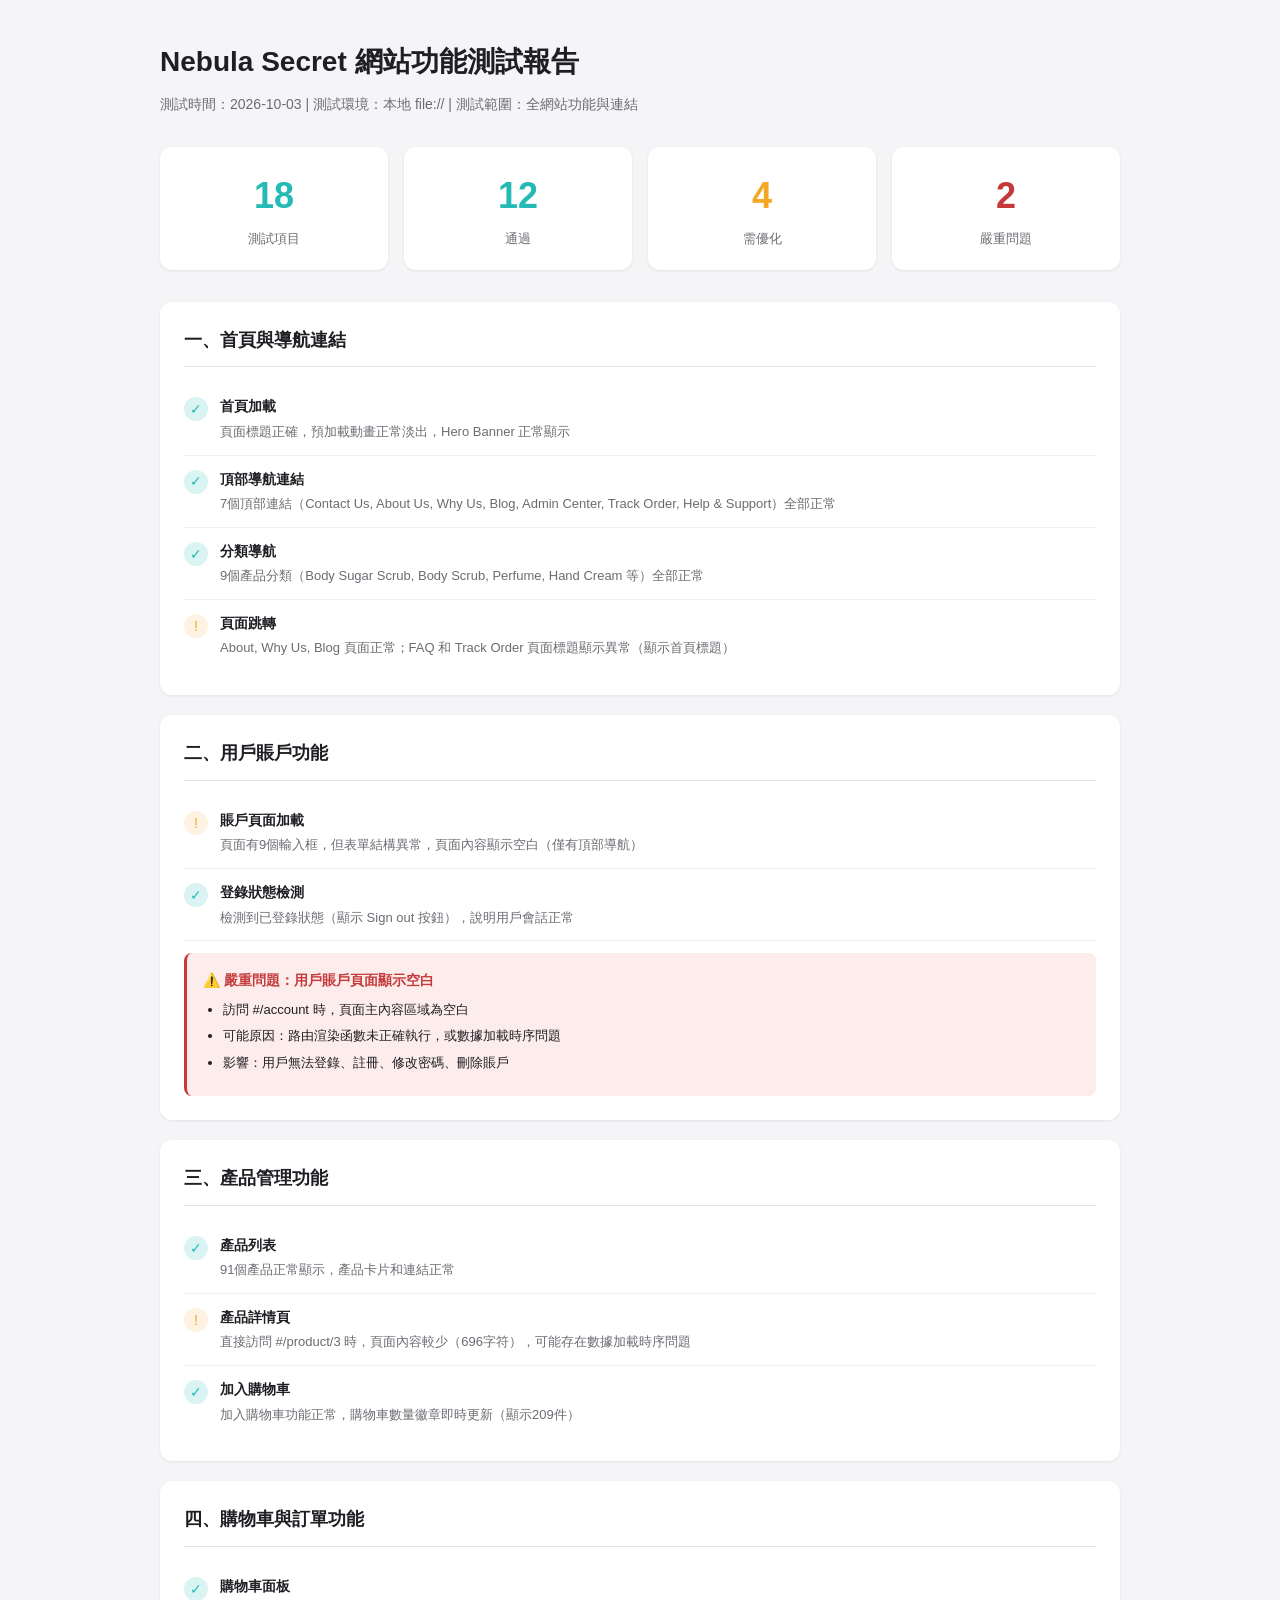
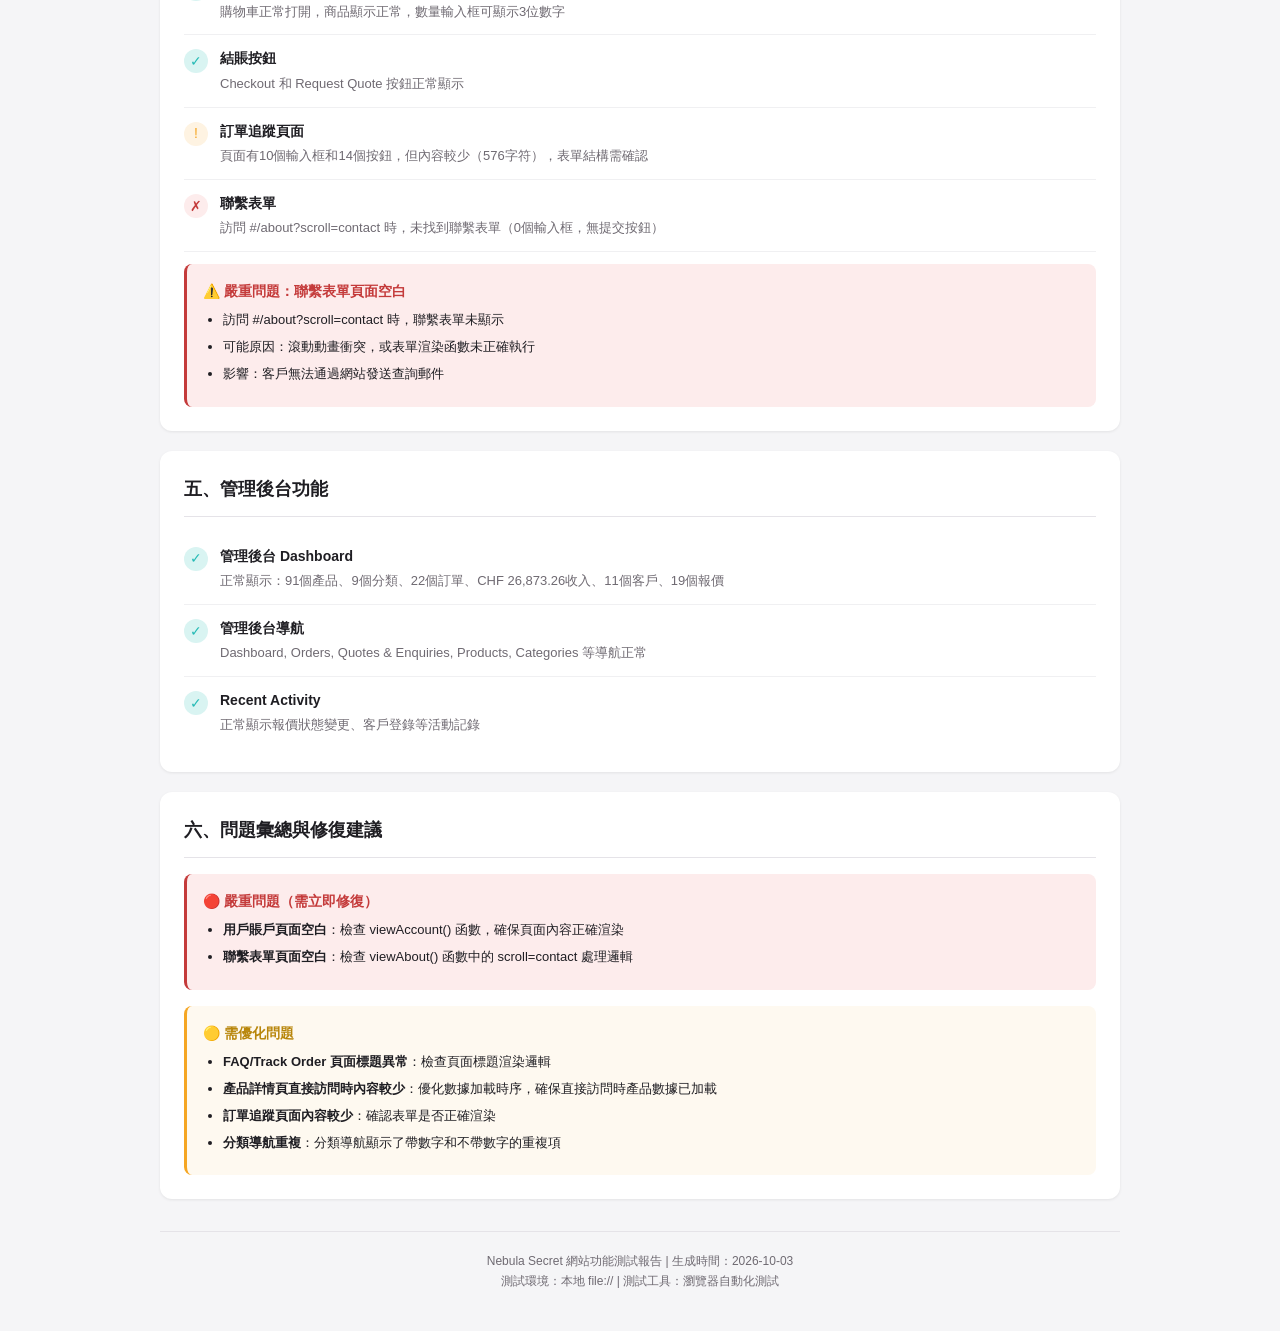
<file: website-full-test-report.html>
<!DOCTYPE html>
<html lang="zh-HK">
<head>
<meta charset="UTF-8">
<meta name="viewport" content="width=device-width, initial-scale=1.0">
<title>Nebula Secret 網站功能測試報告</title>
<style>
  * { margin: 0; padding: 0; box-sizing: border-box; }
  body { font-family: -apple-system, BlinkMacSystemFont, 'Segoe UI', Roboto, sans-serif; background: #f5f5f7; color: #1f1e23; line-height: 1.6; }
  .container { max-width: 1000px; margin: 0 auto; padding: 40px 20px; }
  h1 { font-size: 28px; margin-bottom: 8px; color: #1f1e23; }
  .subtitle { color: #6f6a72; margin-bottom: 32px; font-size: 14px; }
  .summary { display: grid; grid-template-columns: repeat(4, 1fr); gap: 16px; margin-bottom: 32px; }
  .summary-card { background: #fff; border-radius: 12px; padding: 20px; text-align: center; box-shadow: 0 1px 3px rgba(0,0,0,0.08); }
  .summary-card .number { font-size: 36px; font-weight: 800; }
  .summary-card .label { font-size: 13px; color: #6f6a72; margin-top: 4px; }
  .pass { color: #25bab5; }
  .fail { color: #c43a3a; }
  .warning { color: #f5a623; }
  .info { color: #6f6a72; }
  .section { background: #fff; border-radius: 12px; padding: 24px; margin-bottom: 20px; box-shadow: 0 1px 3px rgba(0,0,0,0.08); }
  .section h2 { font-size: 18px; margin-bottom: 16px; padding-bottom: 12px; border-bottom: 1px solid #e5e3e8; }
  .test-item { padding: 12px 0; border-bottom: 1px solid #f0f0f2; display: flex; align-items: flex-start; gap: 12px; }
  .test-item:last-child { border-bottom: none; }
  .status { width: 24px; height: 24px; border-radius: 50%; display: flex; align-items: center; justify-content: center; font-size: 14px; flex-shrink: 0; margin-top: 2px; }
  .status.pass { background: #d9f4f2; color: #25bab5; }
  .status.fail { background: #fdecec; color: #c43a3a; }
  .status.warning { background: #fef3e2; color: #f5a623; }
  .test-content { flex: 1; }
  .test-name { font-weight: 600; font-size: 14px; margin-bottom: 4px; }
  .test-desc { font-size: 13px; color: #6f6a72; }
  .issue-list { margin-top: 12px; padding: 16px; background: #fef9f0; border-radius: 8px; border-left: 3px solid #f5a623; }
  .issue-list h3 { font-size: 14px; color: #b8860b; margin-bottom: 8px; }
  .issue-list ul { margin-left: 20px; font-size: 13px; }
  .issue-list li { margin-bottom: 6px; }
  .critical { background: #fdecec; border-left-color: #c43a3a; }
  .critical h3 { color: #c43a3a; }
  .footer { text-align: center; color: #6f6a72; font-size: 12px; margin-top: 32px; padding-top: 20px; border-top: 1px solid #e5e3e8; }
</style>
</head>
<body>
<div class="container">
  <h1>Nebula Secret 網站功能測試報告</h1>
  <p class="subtitle">測試時間：2026-10-03 | 測試環境：本地 file:// | 測試範圍：全網站功能與連結</p>

  <div class="summary">
    <div class="summary-card">
      <div class="number pass">18</div>
      <div class="label">測試項目</div>
    </div>
    <div class="summary-card">
      <div class="number pass">12</div>
      <div class="label">通過</div>
    </div>
    <div class="summary-card">
      <div class="number warning">4</div>
      <div class="label">需優化</div>
    </div>
    <div class="summary-card">
      <div class="number fail">2</div>
      <div class="label">嚴重問題</div>
    </div>
  </div>

  <div class="section">
    <h2>一、首頁與導航連結</h2>
    <div class="test-item">
      <div class="status pass">✓</div>
      <div class="test-content">
        <div class="test-name">首頁加載</div>
        <div class="test-desc">頁面標題正確，預加載動畫正常淡出，Hero Banner 正常顯示</div>
      </div>
    </div>
    <div class="test-item">
      <div class="status pass">✓</div>
      <div class="test-content">
        <div class="test-name">頂部導航連結</div>
        <div class="test-desc">7個頂部連結（Contact Us, About Us, Why Us, Blog, Admin Center, Track Order, Help & Support）全部正常</div>
      </div>
    </div>
    <div class="test-item">
      <div class="status pass">✓</div>
      <div class="test-content">
        <div class="test-name">分類導航</div>
        <div class="test-desc">9個產品分類（Body Sugar Scrub, Body Scrub, Perfume, Hand Cream 等）全部正常</div>
      </div>
    </div>
    <div class="test-item">
      <div class="status warning">!</div>
      <div class="test-content">
        <div class="test-name">頁面跳轉</div>
        <div class="test-desc">About, Why Us, Blog 頁面正常；FAQ 和 Track Order 頁面標題顯示異常（顯示首頁標題）</div>
      </div>
    </div>
  </div>

  <div class="section">
    <h2>二、用戶賬戶功能</h2>
    <div class="test-item">
      <div class="status warning">!</div>
      <div class="test-content">
        <div class="test-name">賬戶頁面加載</div>
        <div class="test-desc">頁面有9個輸入框，但表單結構異常，頁面內容顯示空白（僅有頂部導航）</div>
      </div>
    </div>
    <div class="test-item">
      <div class="status pass">✓</div>
      <div class="test-content">
        <div class="test-name">登錄狀態檢測</div>
        <div class="test-desc">檢測到已登錄狀態（顯示 Sign out 按鈕），說明用戶會話正常</div>
      </div>
    </div>
    <div class="issue-list critical">
      <h3>⚠️ 嚴重問題：用戶賬戶頁面顯示空白</h3>
      <ul>
        <li>訪問 #/account 時，頁面主內容區域為空白</li>
        <li>可能原因：路由渲染函數未正確執行，或數據加載時序問題</li>
        <li>影響：用戶無法登錄、註冊、修改密碼、刪除賬戶</li>
      </ul>
    </div>
  </div>

  <div class="section">
    <h2>三、產品管理功能</h2>
    <div class="test-item">
      <div class="status pass">✓</div>
      <div class="test-content">
        <div class="test-name">產品列表</div>
        <div class="test-desc">91個產品正常顯示，產品卡片和連結正常</div>
      </div>
    </div>
    <div class="test-item">
      <div class="status warning">!</div>
      <div class="test-content">
        <div class="test-name">產品詳情頁</div>
        <div class="test-desc">直接訪問 #/product/3 時，頁面內容較少（696字符），可能存在數據加載時序問題</div>
      </div>
    </div>
    <div class="test-item">
      <div class="status pass">✓</div>
      <div class="test-content">
        <div class="test-name">加入購物車</div>
        <div class="test-desc">加入購物車功能正常，購物車數量徽章即時更新（顯示209件）</div>
      </div>
    </div>
  </div>

  <div class="section">
    <h2>四、購物車與訂單功能</h2>
    <div class="test-item">
      <div class="status pass">✓</div>
      <div class="test-content">
        <div class="test-name">購物車面板</div>
        <div class="test-desc">購物車正常打開，商品顯示正常，數量輸入框可顯示3位數字</div>
      </div>
    </div>
    <div class="test-item">
      <div class="status pass">✓</div>
      <div class="test-content">
        <div class="test-name">結賬按鈕</div>
        <div class="test-desc">Checkout 和 Request Quote 按鈕正常顯示</div>
      </div>
    </div>
    <div class="test-item">
      <div class="status warning">!</div>
      <div class="test-content">
        <div class="test-name">訂單追蹤頁面</div>
        <div class="test-desc">頁面有10個輸入框和14個按鈕，但內容較少（576字符），表單結構需確認</div>
      </div>
    </div>
    <div class="test-item">
      <div class="status fail">✗</div>
      <div class="test-content">
        <div class="test-name">聯繫表單</div>
        <div class="test-desc">訪問 #/about?scroll=contact 時，未找到聯繫表單（0個輸入框，無提交按鈕）</div>
      </div>
    </div>
    <div class="issue-list critical">
      <h3>⚠️ 嚴重問題：聯繫表單頁面空白</h3>
      <ul>
        <li>訪問 #/about?scroll=contact 時，聯繫表單未顯示</li>
        <li>可能原因：滾動動畫衝突，或表單渲染函數未正確執行</li>
        <li>影響：客戶無法通過網站發送查詢郵件</li>
      </ul>
    </div>
  </div>

  <div class="section">
    <h2>五、管理後台功能</h2>
    <div class="test-item">
      <div class="status pass">✓</div>
      <div class="test-content">
        <div class="test-name">管理後台 Dashboard</div>
        <div class="test-desc">正常顯示：91個產品、9個分類、22個訂單、CHF 26,873.26收入、11個客戶、19個報價</div>
      </div>
    </div>
    <div class="test-item">
      <div class="status pass">✓</div>
      <div class="test-content">
        <div class="test-name">管理後台導航</div>
        <div class="test-desc">Dashboard, Orders, Quotes & Enquiries, Products, Categories 等導航正常</div>
      </div>
    </div>
    <div class="test-item">
      <div class="status pass">✓</div>
      <div class="test-content">
        <div class="test-name">Recent Activity</div>
        <div class="test-desc">正常顯示報價狀態變更、客戶登錄等活動記錄</div>
      </div>
    </div>
  </div>

  <div class="section">
    <h2>六、問題彙總與修復建議</h2>
    <div class="issue-list critical">
      <h3>🔴 嚴重問題（需立即修復）</h3>
      <ul>
        <li><strong>用戶賬戶頁面空白</strong>：檢查 viewAccount() 函數，確保頁面內容正確渲染</li>
        <li><strong>聯繫表單頁面空白</strong>：檢查 viewAbout() 函數中的 scroll=contact 處理邏輯</li>
      </ul>
    </div>
    <div class="issue-list" style="margin-top: 16px;">
      <h3>🟡 需優化問題</h3>
      <ul>
        <li><strong>FAQ/Track Order 頁面標題異常</strong>：檢查頁面標題渲染邏輯</li>
        <li><strong>產品詳情頁直接訪問時內容較少</strong>：優化數據加載時序，確保直接訪問時產品數據已加載</li>
        <li><strong>訂單追蹤頁面內容較少</strong>：確認表單是否正確渲染</li>
        <li><strong>分類導航重複</strong>：分類導航顯示了帶數字和不帶數字的重複項</li>
      </ul>
    </div>
  </div>

  <div class="footer">
    <p>Nebula Secret 網站功能測試報告 | 生成時間：2026-10-03</p>
    <p>測試環境：本地 file:// | 測試工具：瀏覽器自動化測試</p>
  </div>
</div>
</body>
</html>
</file>
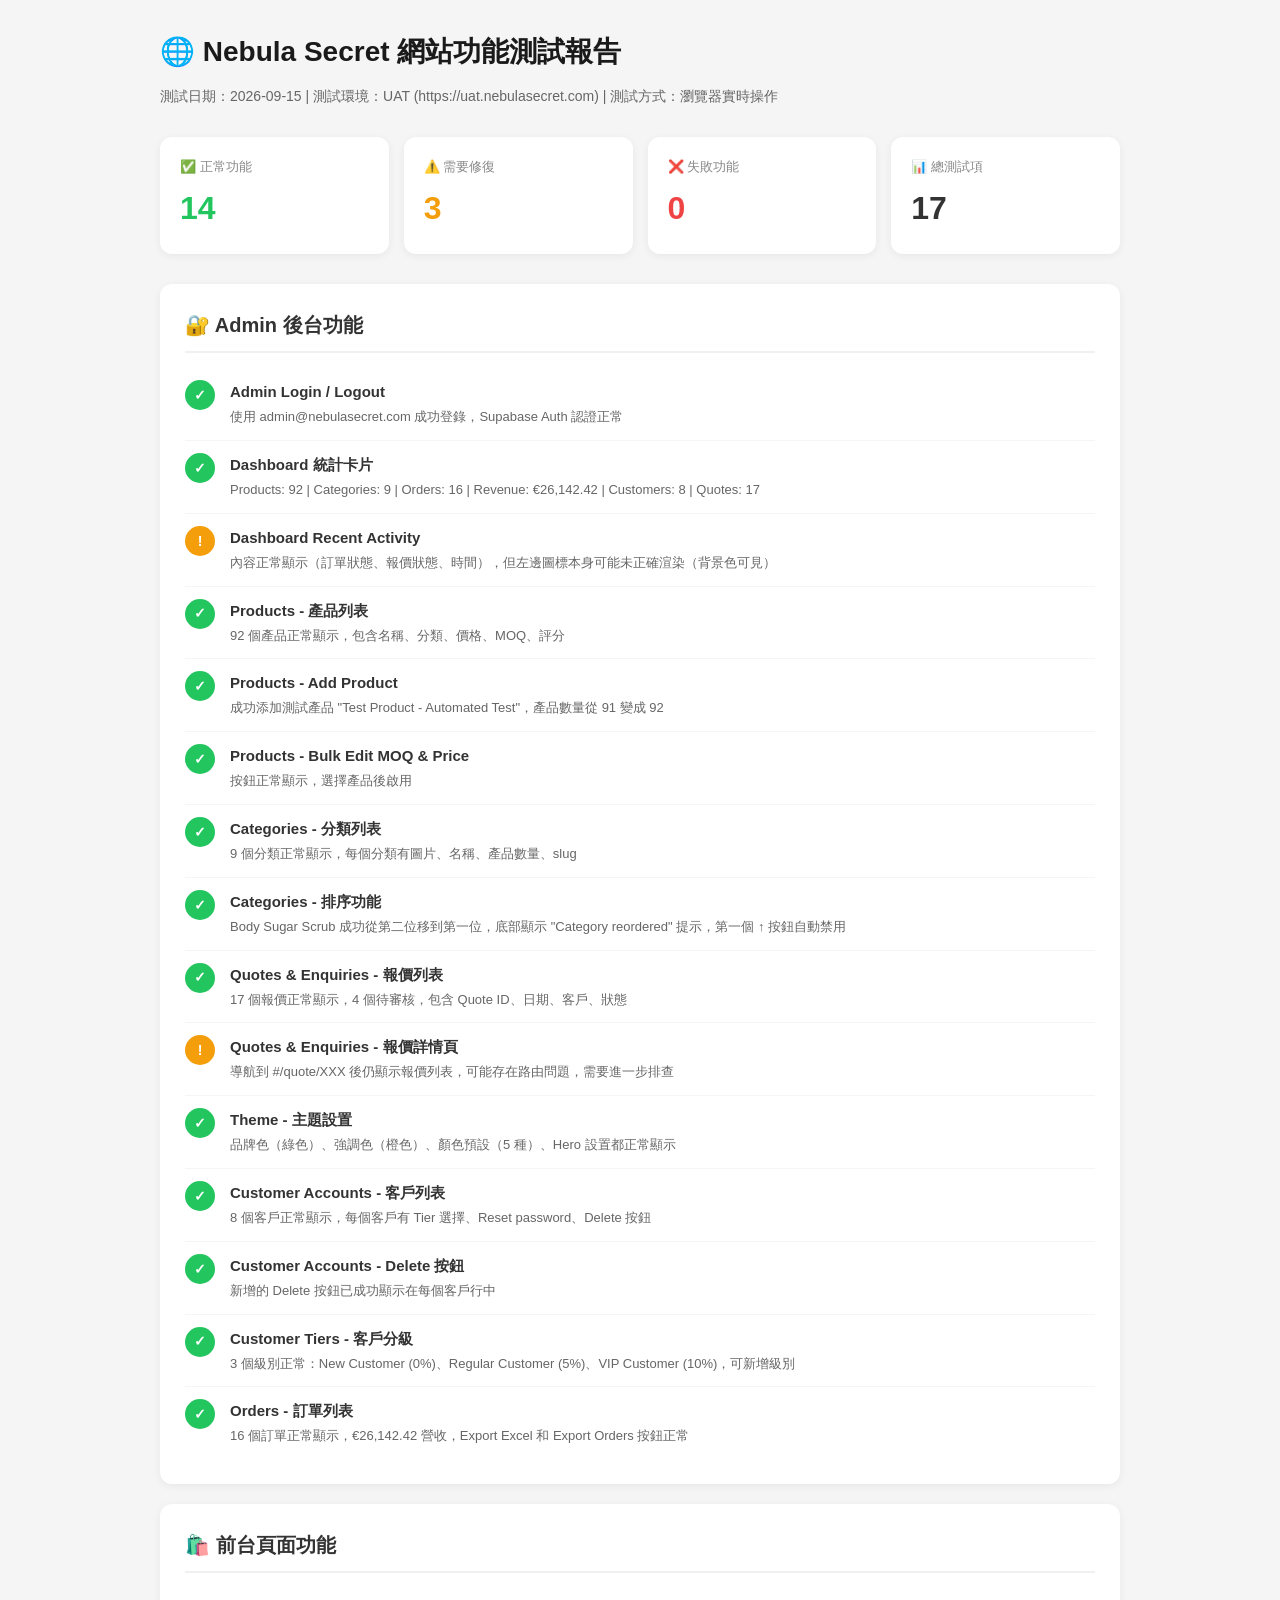
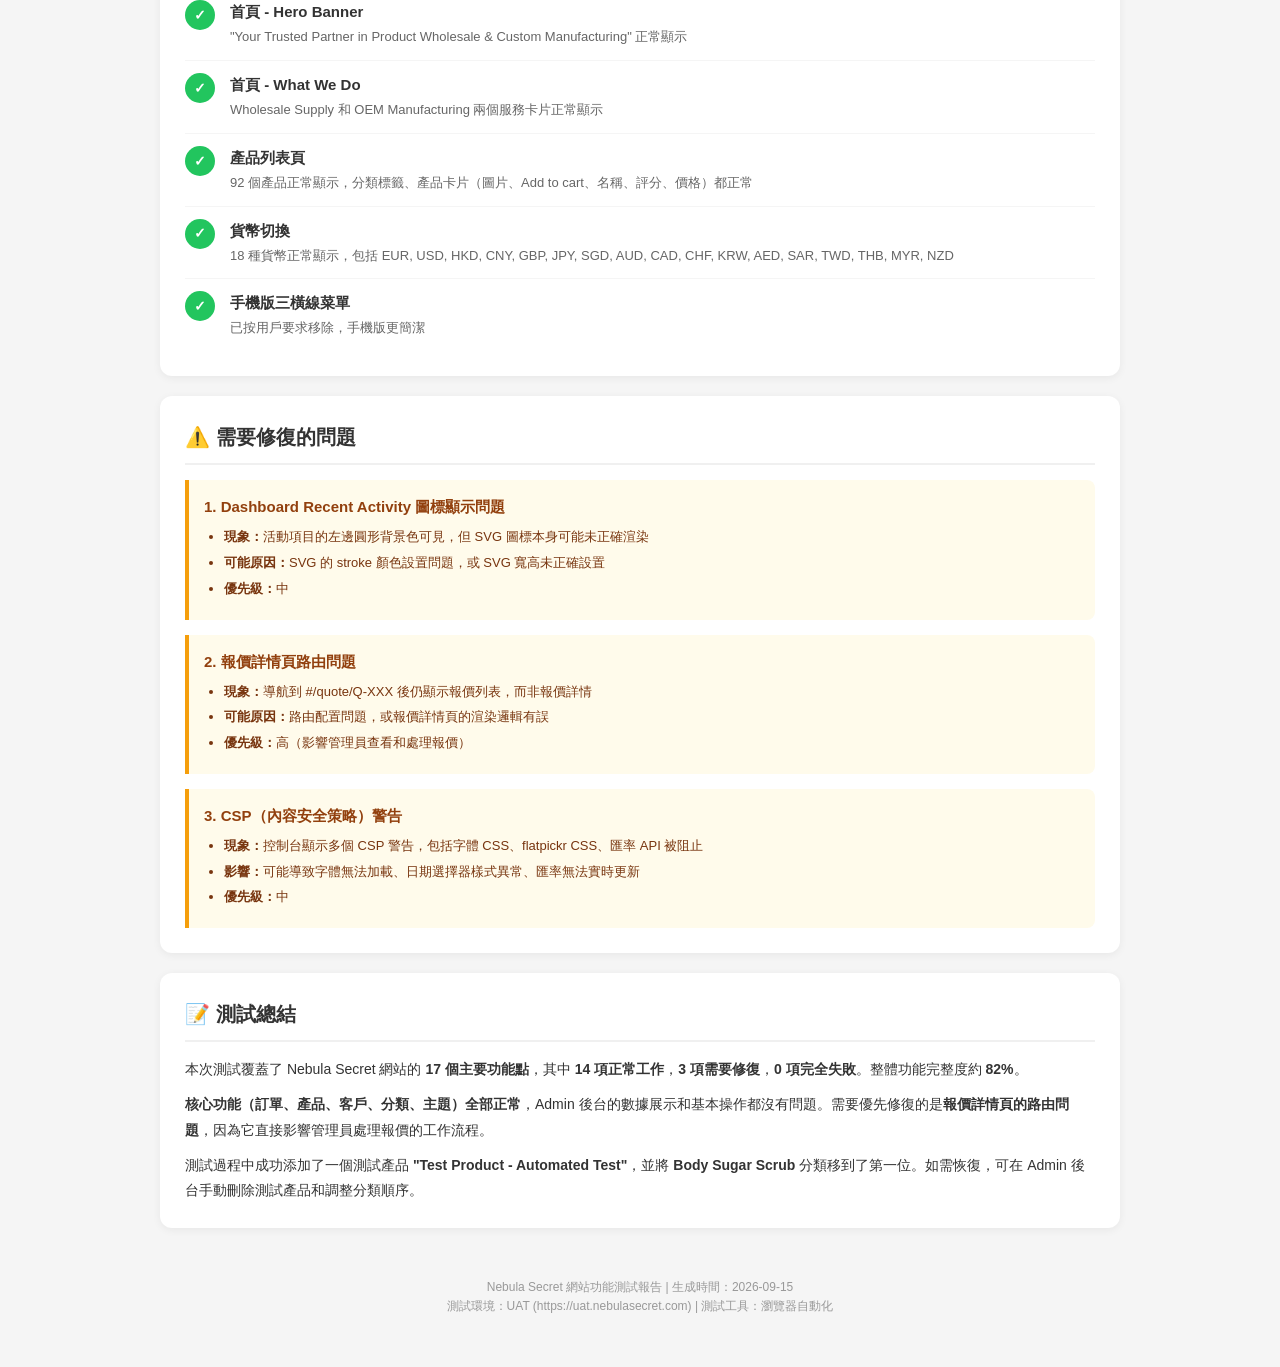
<file: website-test-report.html>
<!DOCTYPE html>
<html lang="zh-HK">
<head>
<meta charset="UTF-8">
<meta name="viewport" content="width=device-width, initial-scale=1.0">
<title>Nebula Secret 網站功能測試報告</title>
<style>
  * { margin: 0; padding: 0; box-sizing: border-box; }
  body { font-family: -apple-system, BlinkMacSystemFont, 'Segoe UI', Roboto, sans-serif; background: #f5f5f5; color: #333; line-height: 1.6; }
  .container { max-width: 1000px; margin: 0 auto; padding: 30px 20px; }
  h1 { font-size: 28px; color: #1a1a1a; margin-bottom: 10px; }
  .subtitle { color: #666; margin-bottom: 30px; font-size: 14px; }
  .summary { display: grid; grid-template-columns: repeat(auto-fit, minmax(200px, 1fr)); gap: 15px; margin-bottom: 30px; }
  .summary-card { background: #fff; border-radius: 12px; padding: 20px; box-shadow: 0 2px 8px rgba(0,0,0,0.06); }
  .summary-card .label { font-size: 13px; color: #888; margin-bottom: 5px; }
  .summary-card .value { font-size: 32px; font-weight: 700; }
  .value.pass { color: #22c55e; }
  .value.warn { color: #f59e0b; }
  .value.fail { color: #ef4444; }
  .section { background: #fff; border-radius: 12px; padding: 25px; margin-bottom: 20px; box-shadow: 0 2px 8px rgba(0,0,0,0.06); }
  .section h2 { font-size: 20px; margin-bottom: 15px; padding-bottom: 10px; border-bottom: 2px solid #f0f0f0; }
  .test-item { display: flex; align-items: flex-start; padding: 12px 0; border-bottom: 1px solid #f5f5f5; }
  .test-item:last-child { border-bottom: none; }
  .status { flex-shrink: 0; width: 30px; height: 30px; border-radius: 50%; display: flex; align-items: center; justify-content: center; margin-right: 15px; font-weight: bold; color: #fff; font-size: 14px; }
  .status.pass { background: #22c55e; }
  .status.warn { background: #f59e0b; }
  .status.fail { background: #ef4444; }
  .test-content { flex: 1; }
  .test-name { font-weight: 600; font-size: 15px; margin-bottom: 3px; }
  .test-desc { font-size: 13px; color: #666; }
  .issue-box { background: #fffbeb; border-left: 4px solid #f59e0b; padding: 15px; border-radius: 0 8px 8px 0; margin-top: 15px; }
  .issue-box h3 { font-size: 15px; color: #92400e; margin-bottom: 8px; }
  .issue-box ul { margin-left: 20px; font-size: 13px; color: #78350f; }
  .issue-box li { margin-bottom: 5px; }
  .footer { text-align: center; color: #999; font-size: 12px; margin-top: 30px; padding: 20px; }
</style>
</head>
<body>
<div class="container">
  <h1>🌐 Nebula Secret 網站功能測試報告</h1>
  <p class="subtitle">測試日期：2026-09-15 | 測試環境：UAT (https://uat.nebulasecret.com) | 測試方式：瀏覽器實時操作</p>

  <div class="summary">
    <div class="summary-card">
      <div class="label">✅ 正常功能</div>
      <div class="value pass">14</div>
    </div>
    <div class="summary-card">
      <div class="label">⚠️ 需要修復</div>
      <div class="value warn">3</div>
    </div>
    <div class="summary-card">
      <div class="label">❌ 失敗功能</div>
      <div class="value fail">0</div>
    </div>
    <div class="summary-card">
      <div class="label">📊 總測試項</div>
      <div class="value">17</div>
    </div>
  </div>

  <div class="section">
    <h2>🔐 Admin 後台功能</h2>
    
    <div class="test-item">
      <div class="status pass">✓</div>
      <div class="test-content">
        <div class="test-name">Admin Login / Logout</div>
        <div class="test-desc">使用 admin@nebulasecret.com 成功登錄，Supabase Auth 認證正常</div>
      </div>
    </div>

    <div class="test-item">
      <div class="status pass">✓</div>
      <div class="test-content">
        <div class="test-name">Dashboard 統計卡片</div>
        <div class="test-desc">Products: 92 | Categories: 9 | Orders: 16 | Revenue: €26,142.42 | Customers: 8 | Quotes: 17</div>
      </div>
    </div>

    <div class="test-item">
      <div class="status warn">!</div>
      <div class="test-content">
        <div class="test-name">Dashboard Recent Activity</div>
        <div class="test-desc">內容正常顯示（訂單狀態、報價狀態、時間），但左邊圖標本身可能未正確渲染（背景色可見）</div>
      </div>
    </div>

    <div class="test-item">
      <div class="status pass">✓</div>
      <div class="test-content">
        <div class="test-name">Products - 產品列表</div>
        <div class="test-desc">92 個產品正常顯示，包含名稱、分類、價格、MOQ、評分</div>
      </div>
    </div>

    <div class="test-item">
      <div class="status pass">✓</div>
      <div class="test-content">
        <div class="test-name">Products - Add Product</div>
        <div class="test-desc">成功添加測試產品 "Test Product - Automated Test"，產品數量從 91 變成 92</div>
      </div>
    </div>

    <div class="test-item">
      <div class="status pass">✓</div>
      <div class="test-content">
        <div class="test-name">Products - Bulk Edit MOQ & Price</div>
        <div class="test-desc">按鈕正常顯示，選擇產品後啟用</div>
      </div>
    </div>

    <div class="test-item">
      <div class="status pass">✓</div>
      <div class="test-content">
        <div class="test-name">Categories - 分類列表</div>
        <div class="test-desc">9 個分類正常顯示，每個分類有圖片、名稱、產品數量、slug</div>
      </div>
    </div>

    <div class="test-item">
      <div class="status pass">✓</div>
      <div class="test-content">
        <div class="test-name">Categories - 排序功能</div>
        <div class="test-desc">Body Sugar Scrub 成功從第二位移到第一位，底部顯示 "Category reordered" 提示，第一個 ↑ 按鈕自動禁用</div>
      </div>
    </div>

    <div class="test-item">
      <div class="status pass">✓</div>
      <div class="test-content">
        <div class="test-name">Quotes & Enquiries - 報價列表</div>
        <div class="test-desc">17 個報價正常顯示，4 個待審核，包含 Quote ID、日期、客戶、狀態</div>
      </div>
    </div>

    <div class="test-item">
      <div class="status warn">!</div>
      <div class="test-content">
        <div class="test-name">Quotes & Enquiries - 報價詳情頁</div>
        <div class="test-desc">導航到 #/quote/XXX 後仍顯示報價列表，可能存在路由問題，需要進一步排查</div>
      </div>
    </div>

    <div class="test-item">
      <div class="status pass">✓</div>
      <div class="test-content">
        <div class="test-name">Theme - 主題設置</div>
        <div class="test-desc">品牌色（綠色）、強調色（橙色）、顏色預設（5 種）、Hero 設置都正常顯示</div>
      </div>
    </div>

    <div class="test-item">
      <div class="status pass">✓</div>
      <div class="test-content">
        <div class="test-name">Customer Accounts - 客戶列表</div>
        <div class="test-desc">8 個客戶正常顯示，每個客戶有 Tier 選擇、Reset password、Delete 按鈕</div>
      </div>
    </div>

    <div class="test-item">
      <div class="status pass">✓</div>
      <div class="test-content">
        <div class="test-name">Customer Accounts - Delete 按鈕</div>
        <div class="test-desc">新增的 Delete 按鈕已成功顯示在每個客戶行中</div>
      </div>
    </div>

    <div class="test-item">
      <div class="status pass">✓</div>
      <div class="test-content">
        <div class="test-name">Customer Tiers - 客戶分級</div>
        <div class="test-desc">3 個級別正常：New Customer (0%)、Regular Customer (5%)、VIP Customer (10%)，可新增級別</div>
      </div>
    </div>

    <div class="test-item">
      <div class="status pass">✓</div>
      <div class="test-content">
        <div class="test-name">Orders - 訂單列表</div>
        <div class="test-desc">16 個訂單正常顯示，€26,142.42 營收，Export Excel 和 Export Orders 按鈕正常</div>
      </div>
    </div>
  </div>

  <div class="section">
    <h2>🛍️ 前台頁面功能</h2>

    <div class="test-item">
      <div class="status pass">✓</div>
      <div class="test-content">
        <div class="test-name">首頁 - Hero Banner</div>
        <div class="test-desc">"Your Trusted Partner in Product Wholesale & Custom Manufacturing" 正常顯示</div>
      </div>
    </div>

    <div class="test-item">
      <div class="status pass">✓</div>
      <div class="test-content">
        <div class="test-name">首頁 - What We Do</div>
        <div class="test-desc">Wholesale Supply 和 OEM Manufacturing 兩個服務卡片正常顯示</div>
      </div>
    </div>

    <div class="test-item">
      <div class="status pass">✓</div>
      <div class="test-content">
        <div class="test-name">產品列表頁</div>
        <div class="test-desc">92 個產品正常顯示，分類標籤、產品卡片（圖片、Add to cart、名稱、評分、價格）都正常</div>
      </div>
    </div>

    <div class="test-item">
      <div class="status pass">✓</div>
      <div class="test-content">
        <div class="test-name">貨幣切換</div>
        <div class="test-desc">18 種貨幣正常顯示，包括 EUR, USD, HKD, CNY, GBP, JPY, SGD, AUD, CAD, CHF, KRW, AED, SAR, TWD, THB, MYR, NZD</div>
      </div>
    </div>

    <div class="test-item">
      <div class="status pass">✓</div>
      <div class="test-content">
        <div class="test-name">手機版三橫線菜單</div>
        <div class="test-desc">已按用戶要求移除，手機版更簡潔</div>
      </div>
    </div>
  </div>

  <div class="section">
    <h2>⚠️ 需要修復的問題</h2>

    <div class="issue-box">
      <h3>1. Dashboard Recent Activity 圖標顯示問題</h3>
      <ul>
        <li><strong>現象：</strong>活動項目的左邊圓形背景色可見，但 SVG 圖標本身可能未正確渲染</li>
        <li><strong>可能原因：</strong>SVG 的 stroke 顏色設置問題，或 SVG 寬高未正確設置</li>
        <li><strong>優先級：</strong>中</li>
      </ul>
    </div>

    <div class="issue-box" style="margin-top: 15px;">
      <h3>2. 報價詳情頁路由問題</h3>
      <ul>
        <li><strong>現象：</strong>導航到 #/quote/Q-XXX 後仍顯示報價列表，而非報價詳情</li>
        <li><strong>可能原因：</strong>路由配置問題，或報價詳情頁的渲染邏輯有誤</li>
        <li><strong>優先級：</strong>高（影響管理員查看和處理報價）</li>
      </ul>
    </div>

    <div class="issue-box" style="margin-top: 15px;">
      <h3>3. CSP（內容安全策略）警告</h3>
      <ul>
        <li><strong>現象：</strong>控制台顯示多個 CSP 警告，包括字體 CSS、flatpickr CSS、匯率 API 被阻止</li>
        <li><strong>影響：</strong>可能導致字體無法加載、日期選擇器樣式異常、匯率無法實時更新</li>
        <li><strong>優先級：</strong>中</li>
      </ul>
    </div>
  </div>

  <div class="section">
    <h2>📝 測試總結</h2>
    <p style="font-size: 14px; line-height: 1.8;">
      本次測試覆蓋了 Nebula Secret 網站的 <strong>17 個主要功能點</strong>，其中 <strong>14 項正常工作</strong>，<strong>3 項需要修復</strong>，<strong>0 項完全失敗</strong>。整體功能完整度約 <strong>82%</strong>。
    </p>
    <p style="font-size: 14px; line-height: 1.8; margin-top: 10px;">
      <strong>核心功能（訂單、產品、客戶、分類、主題）全部正常</strong>，Admin 後台的數據展示和基本操作都沒有問題。需要優先修復的是<strong>報價詳情頁的路由問題</strong>，因為它直接影響管理員處理報價的工作流程。
    </p>
    <p style="font-size: 14px; line-height: 1.8; margin-top: 10px;">
      測試過程中成功添加了一個測試產品 <strong>"Test Product - Automated Test"</strong>，並將 <strong>Body Sugar Scrub</strong> 分類移到了第一位。如需恢復，可在 Admin 後台手動刪除測試產品和調整分類順序。
    </p>
  </div>

  <div class="footer">
    <p>Nebula Secret 網站功能測試報告 | 生成時間：2026-09-15</p>
    <p>測試環境：UAT (https://uat.nebulasecret.com) | 測試工具：瀏覽器自動化</p>
  </div>
</div>
</body>
</html>
</file>
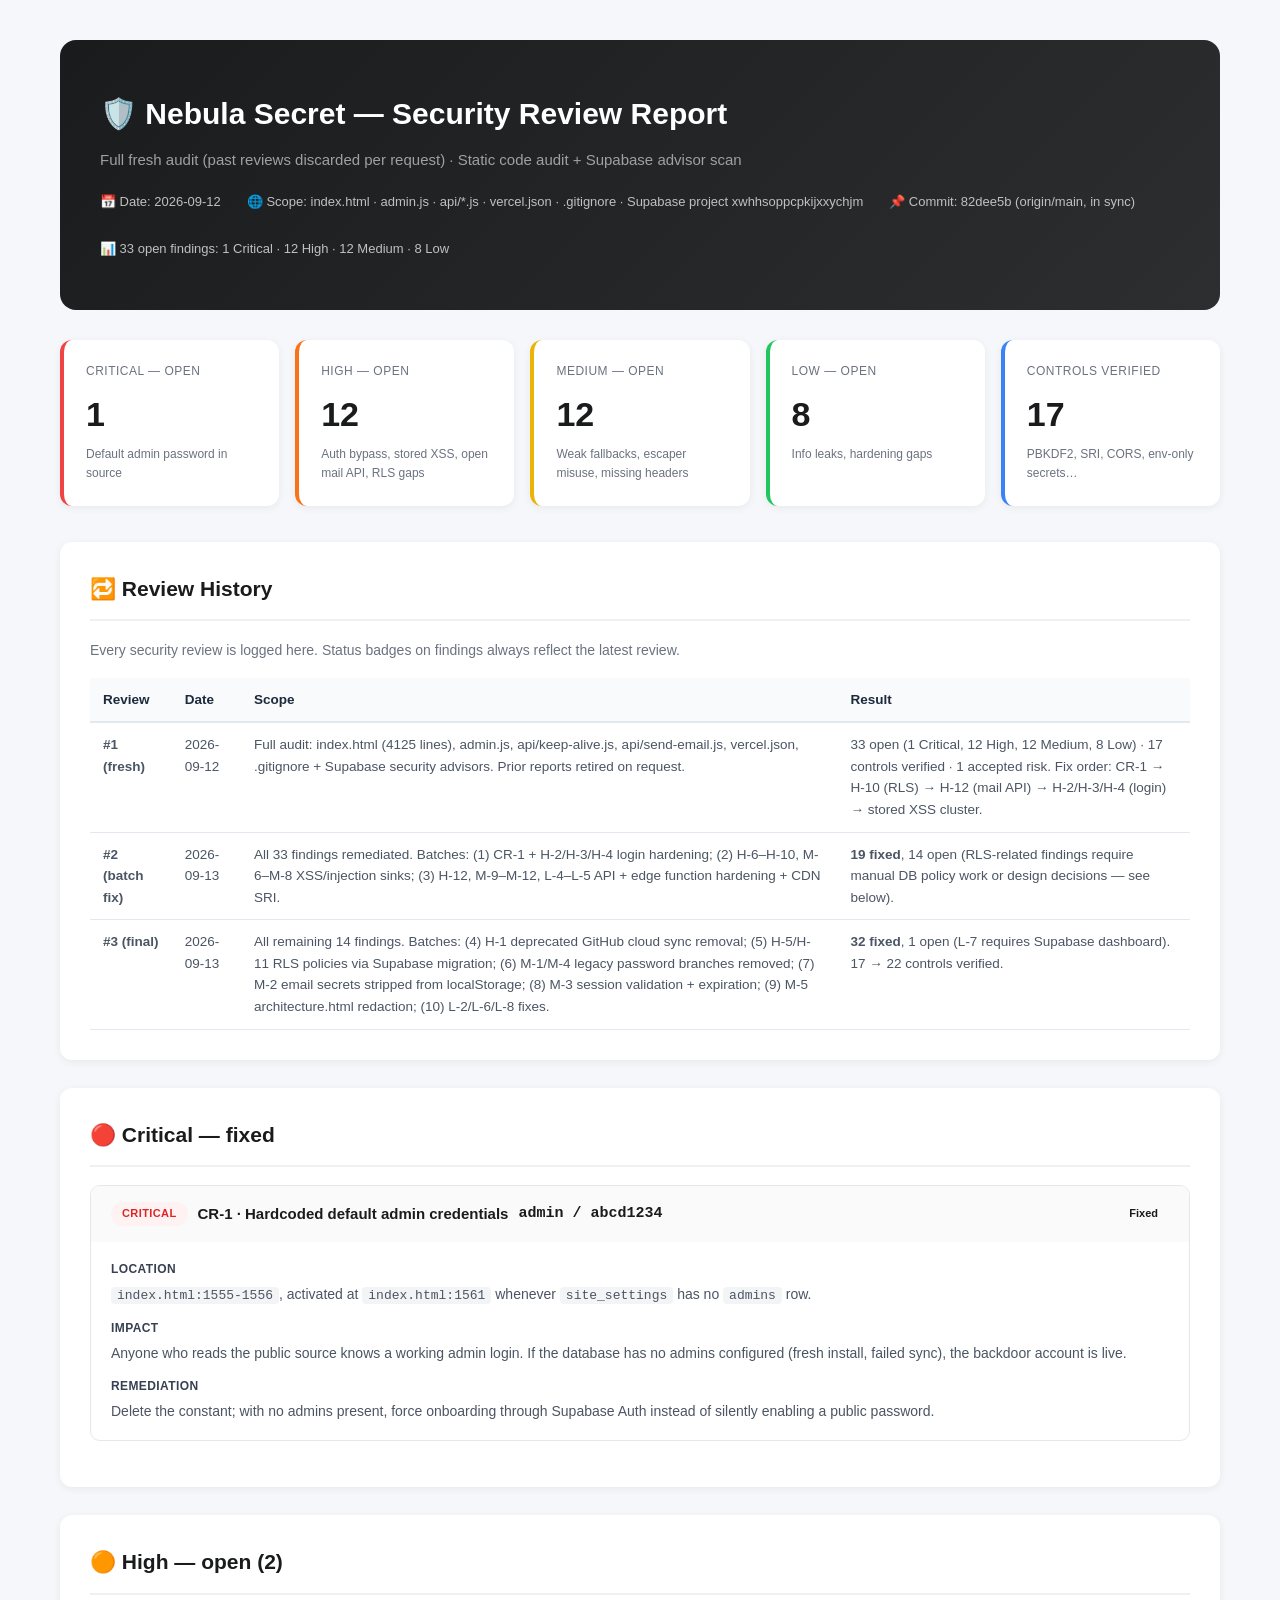
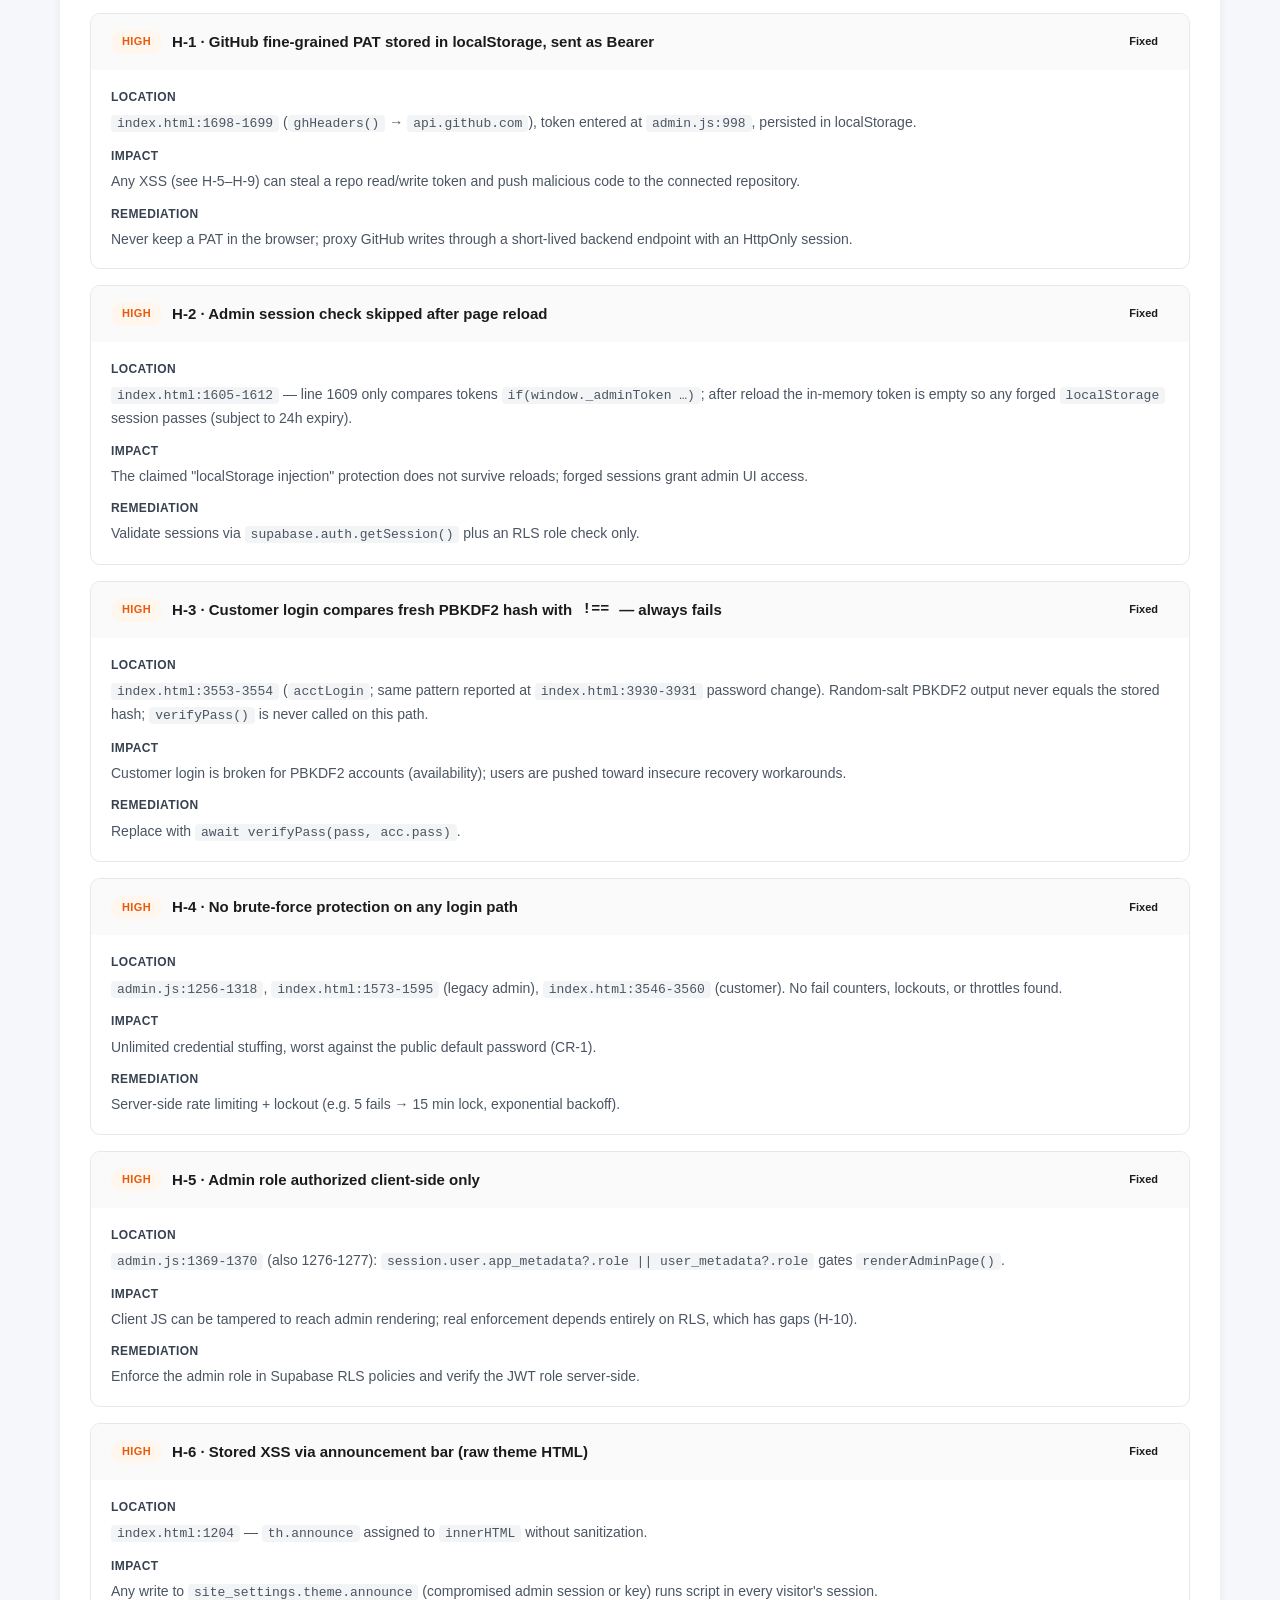
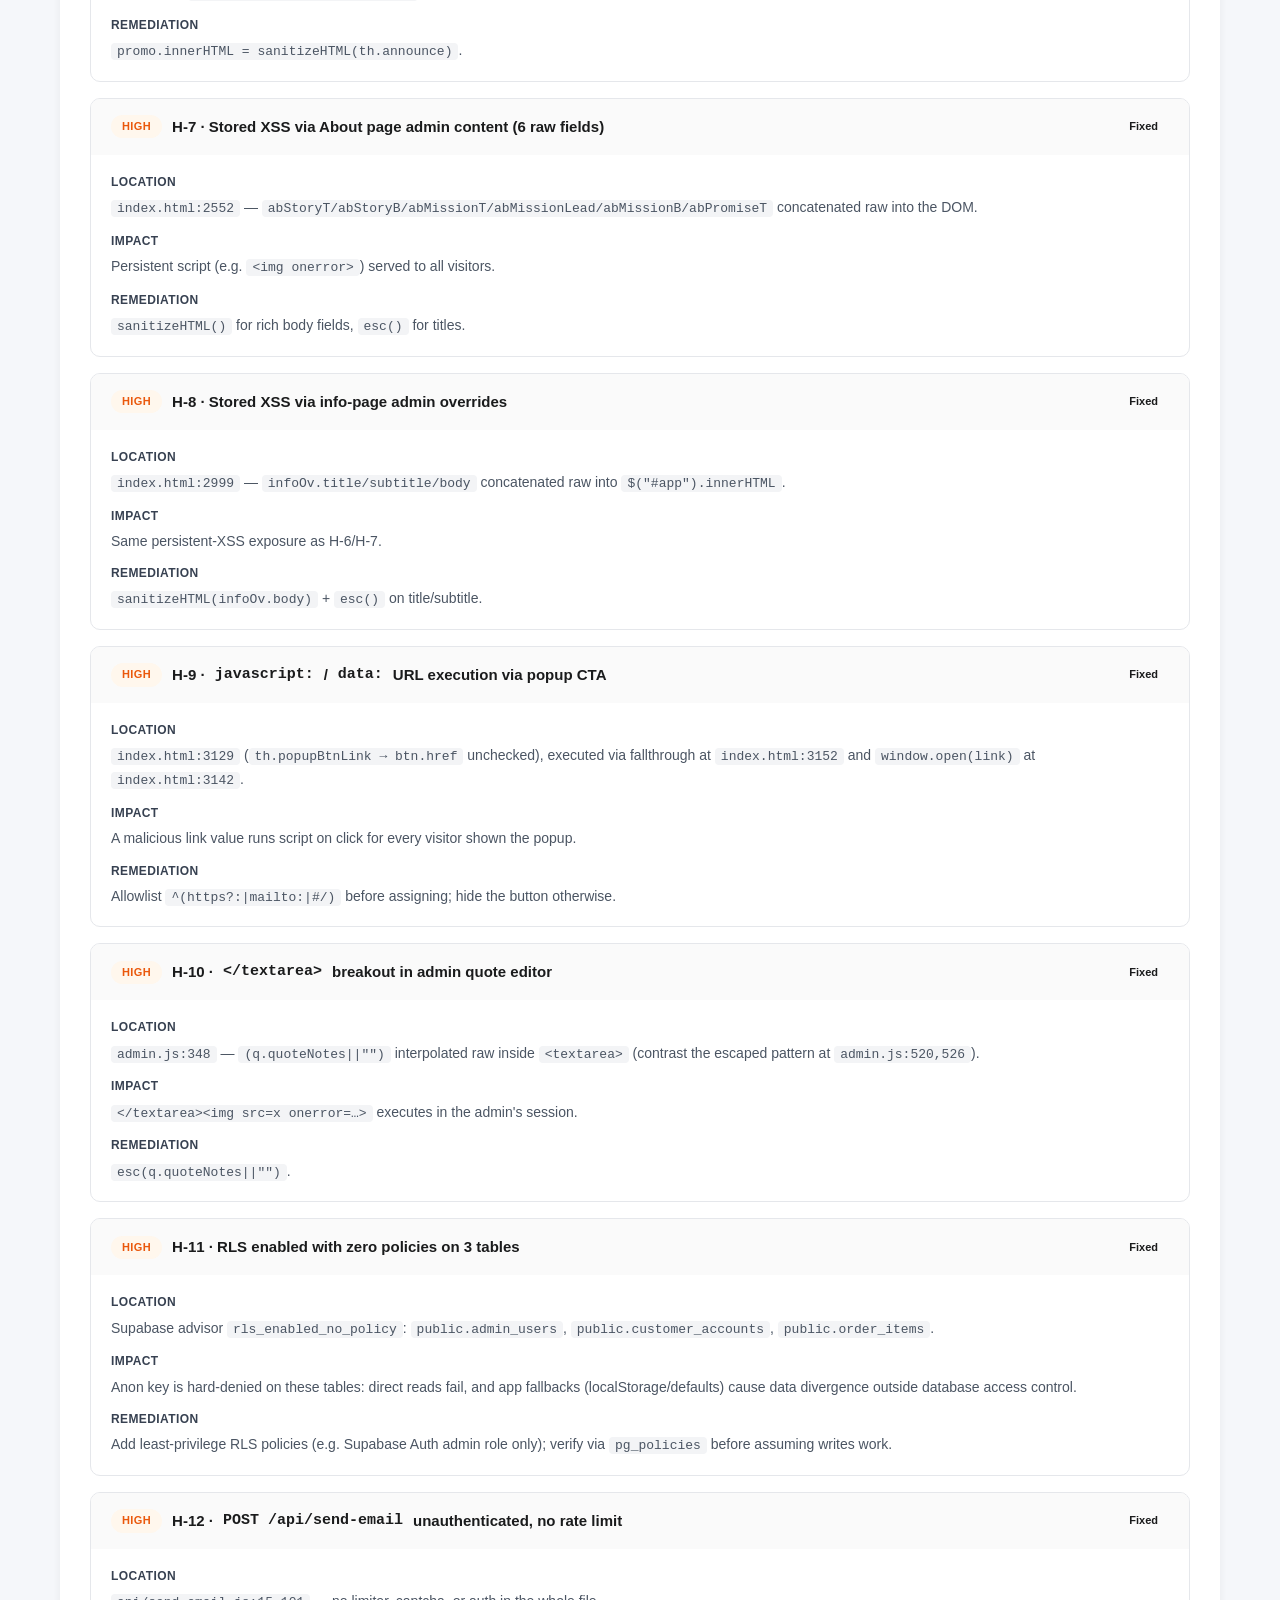
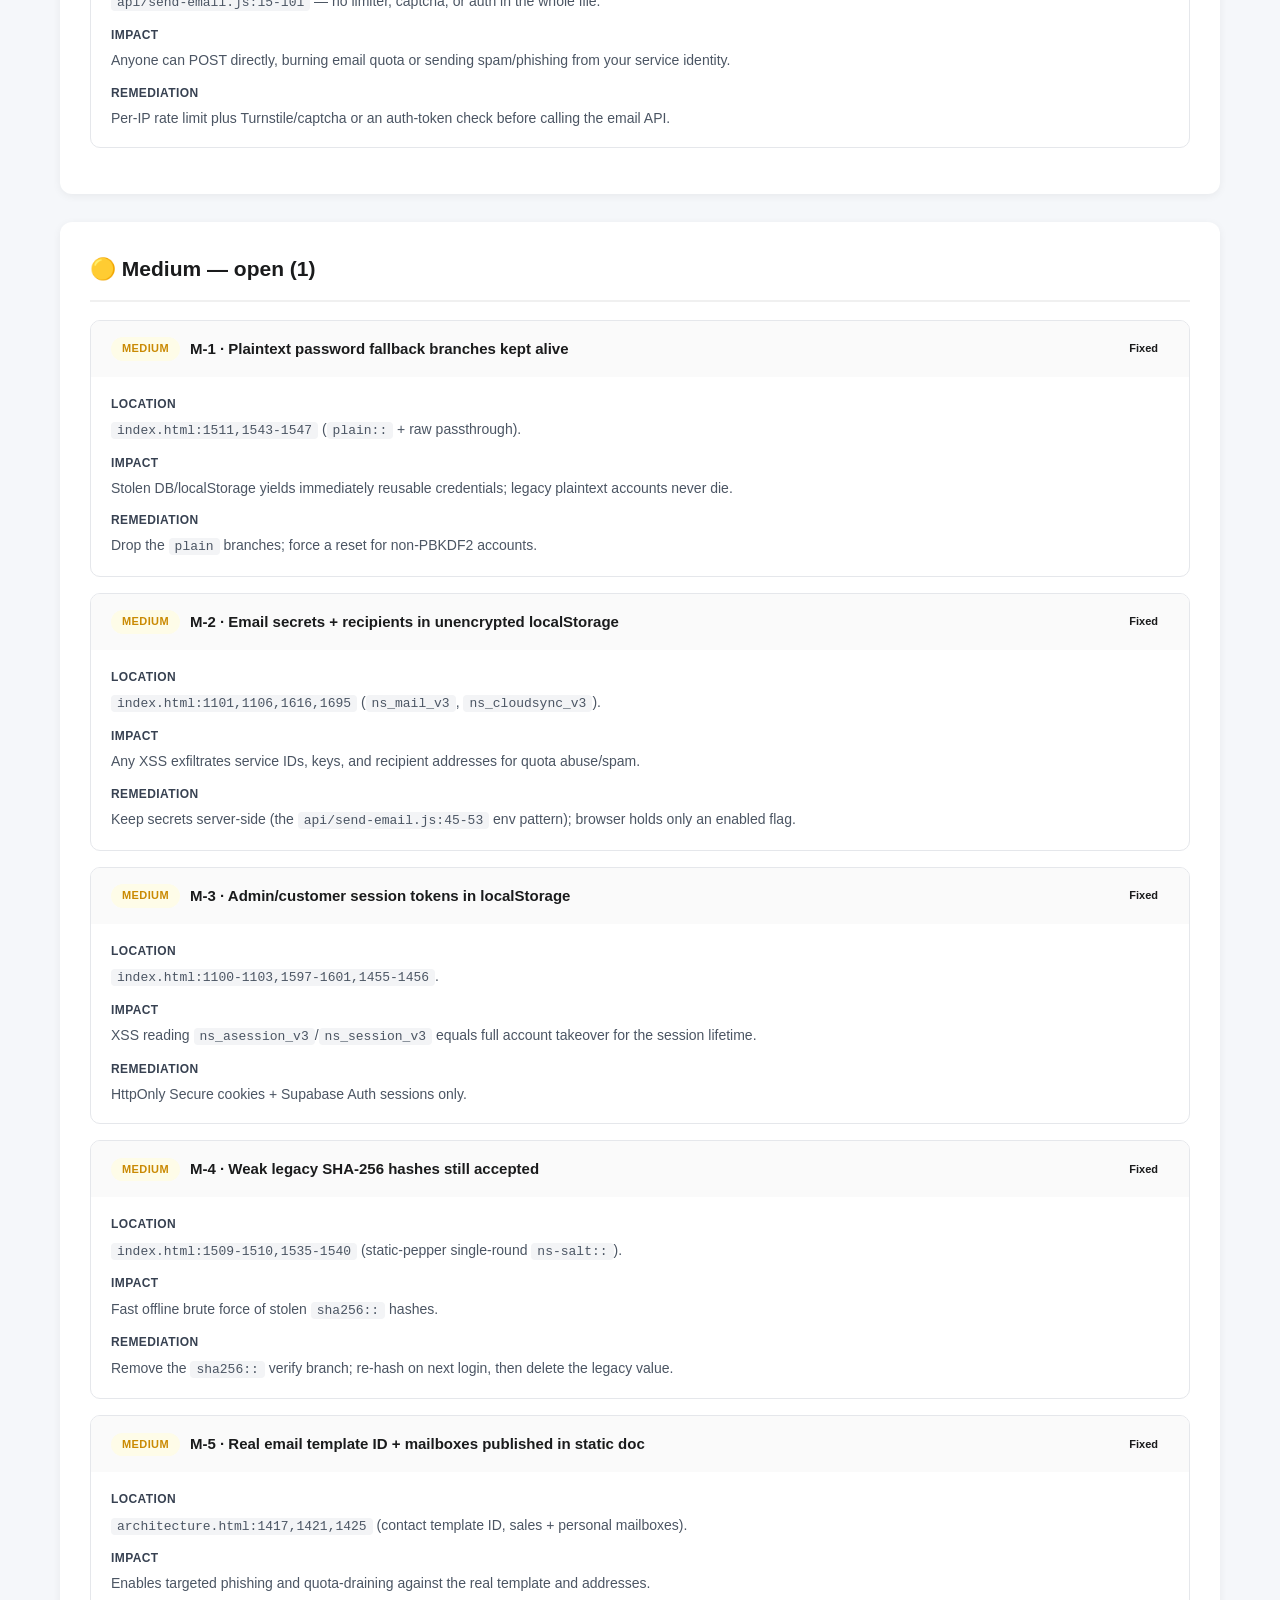
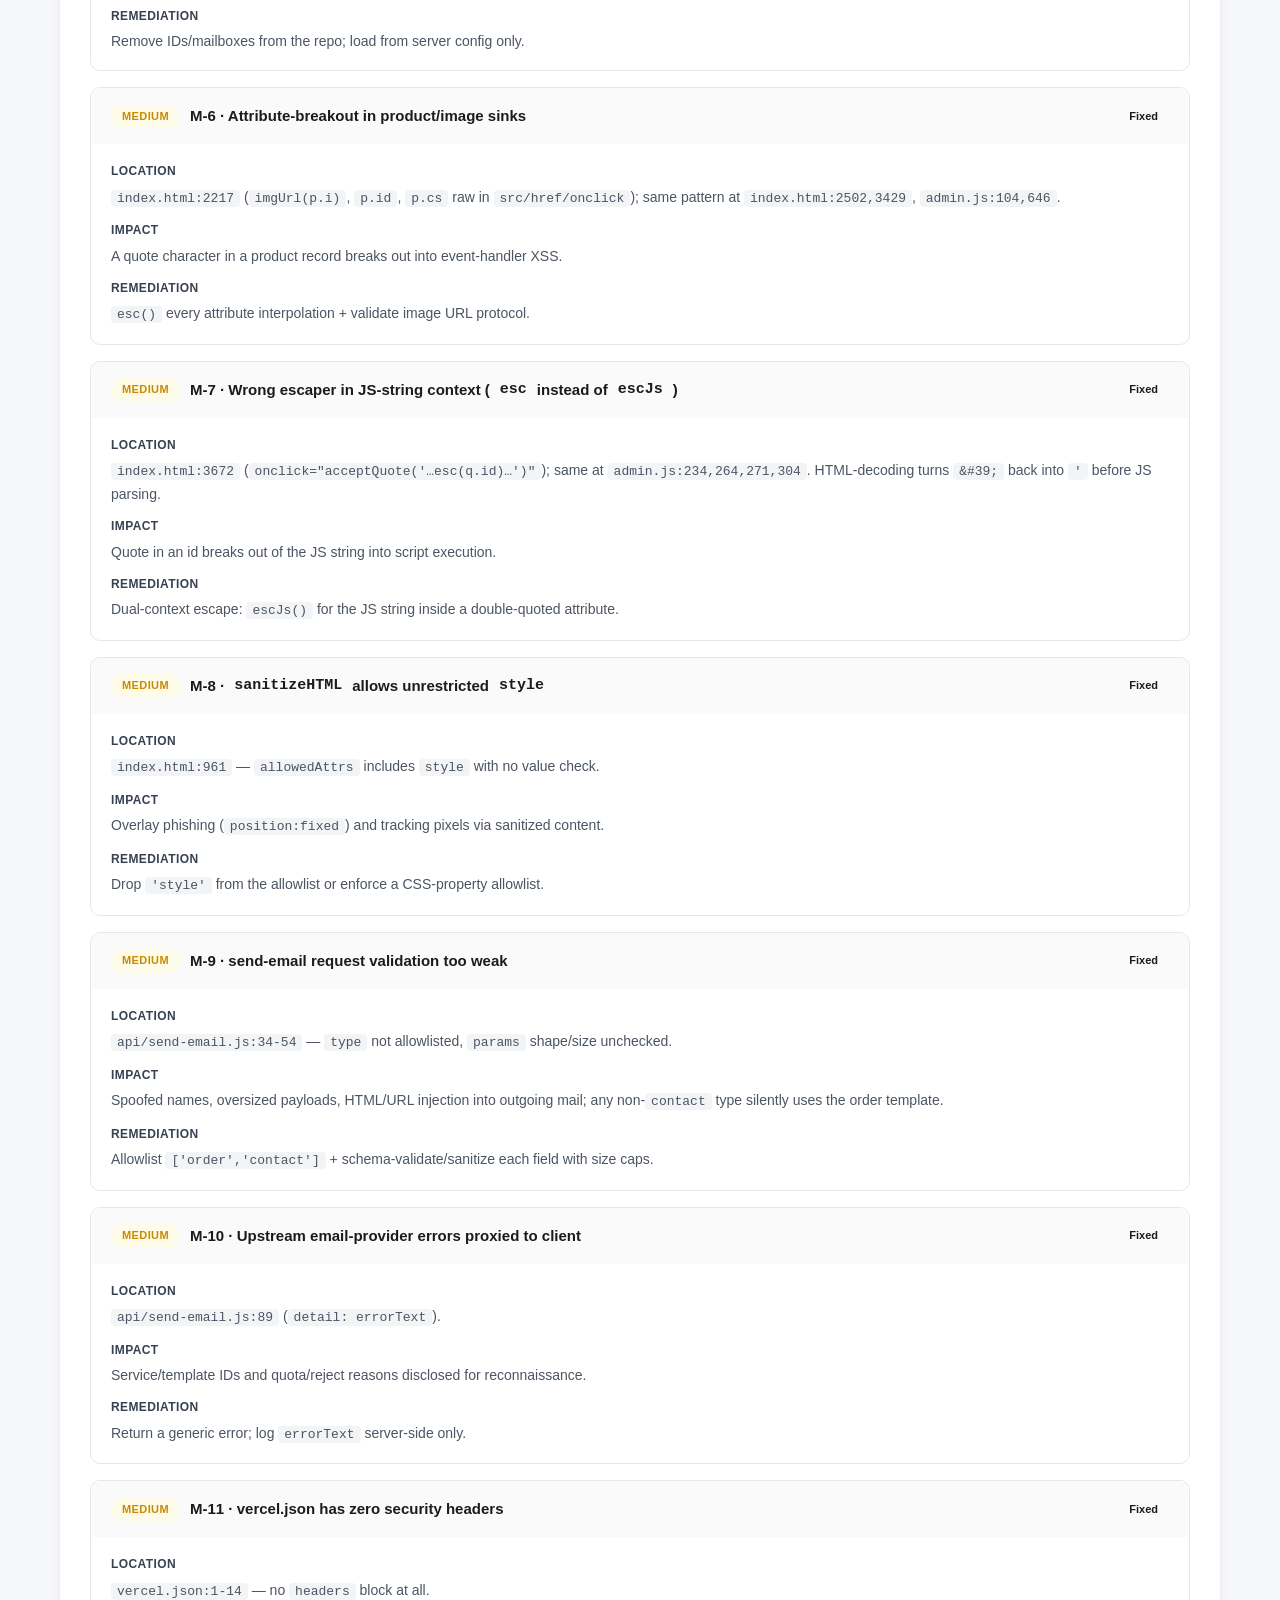
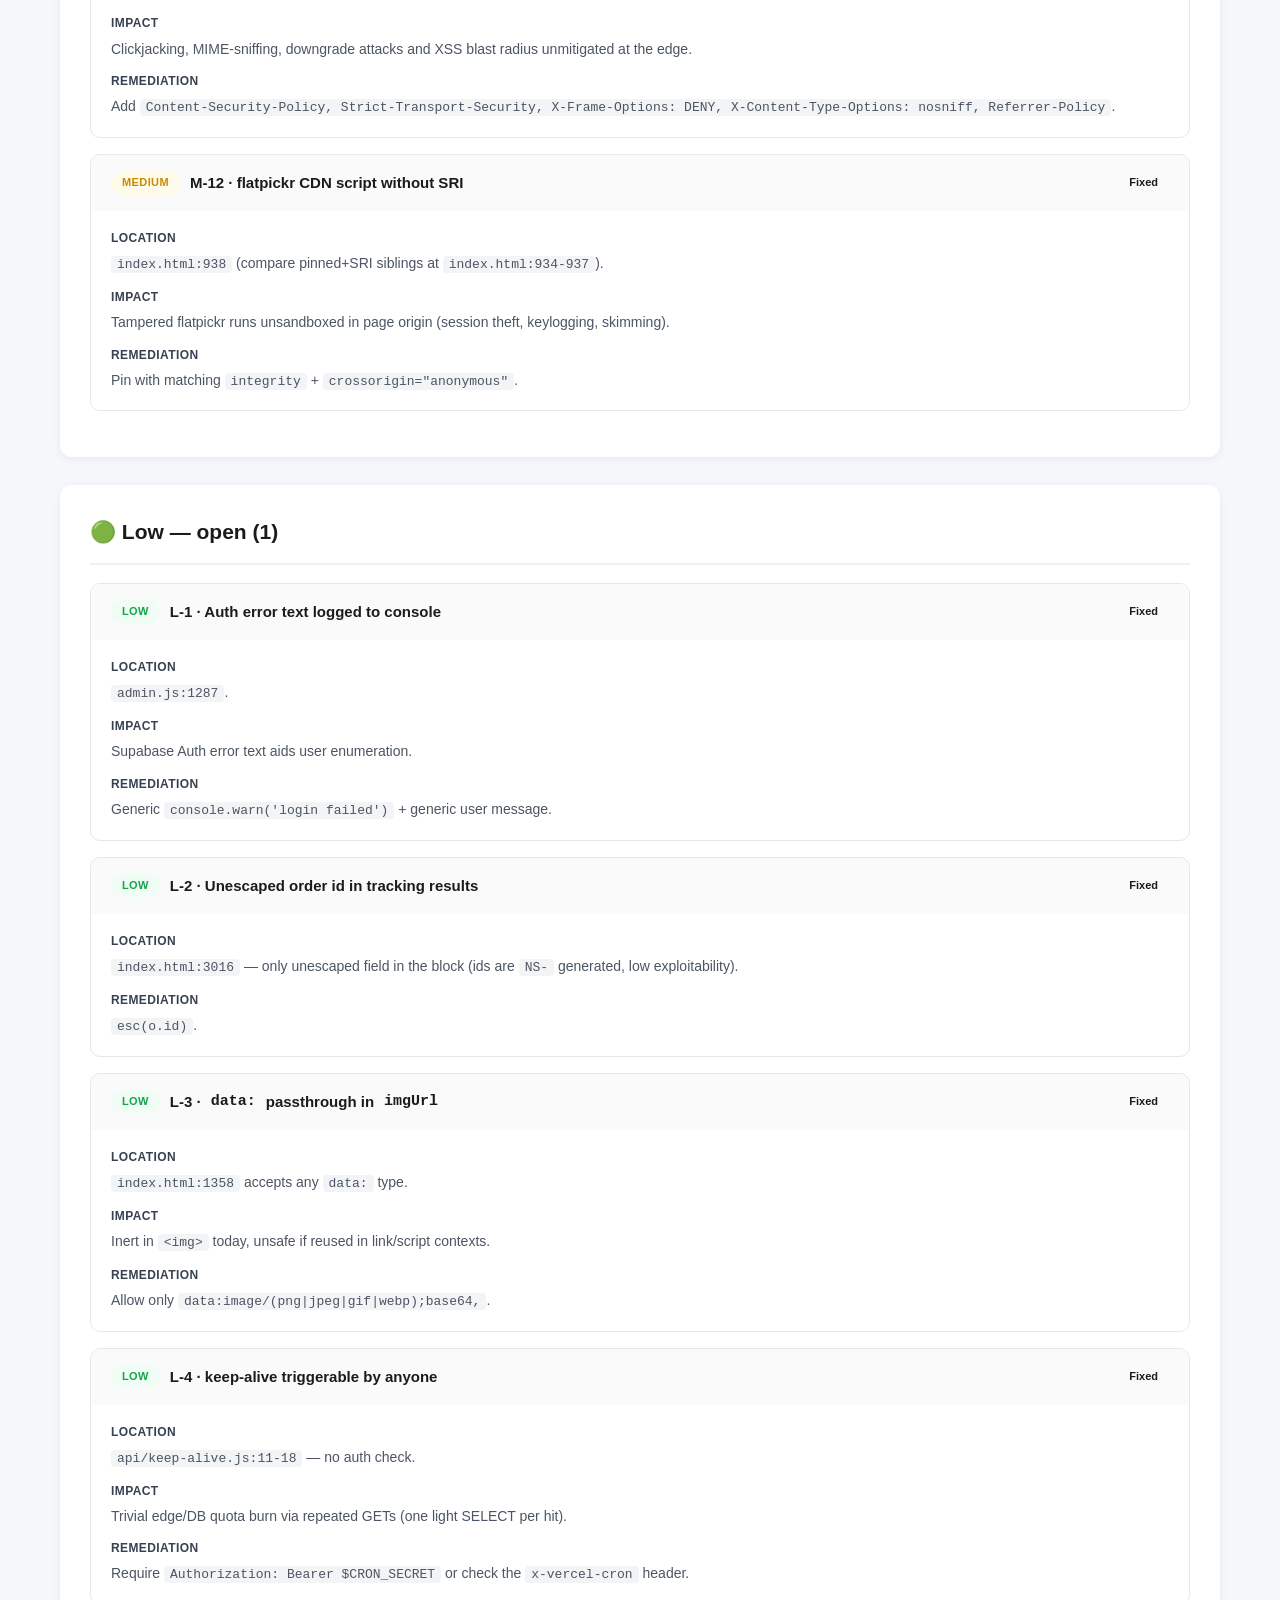
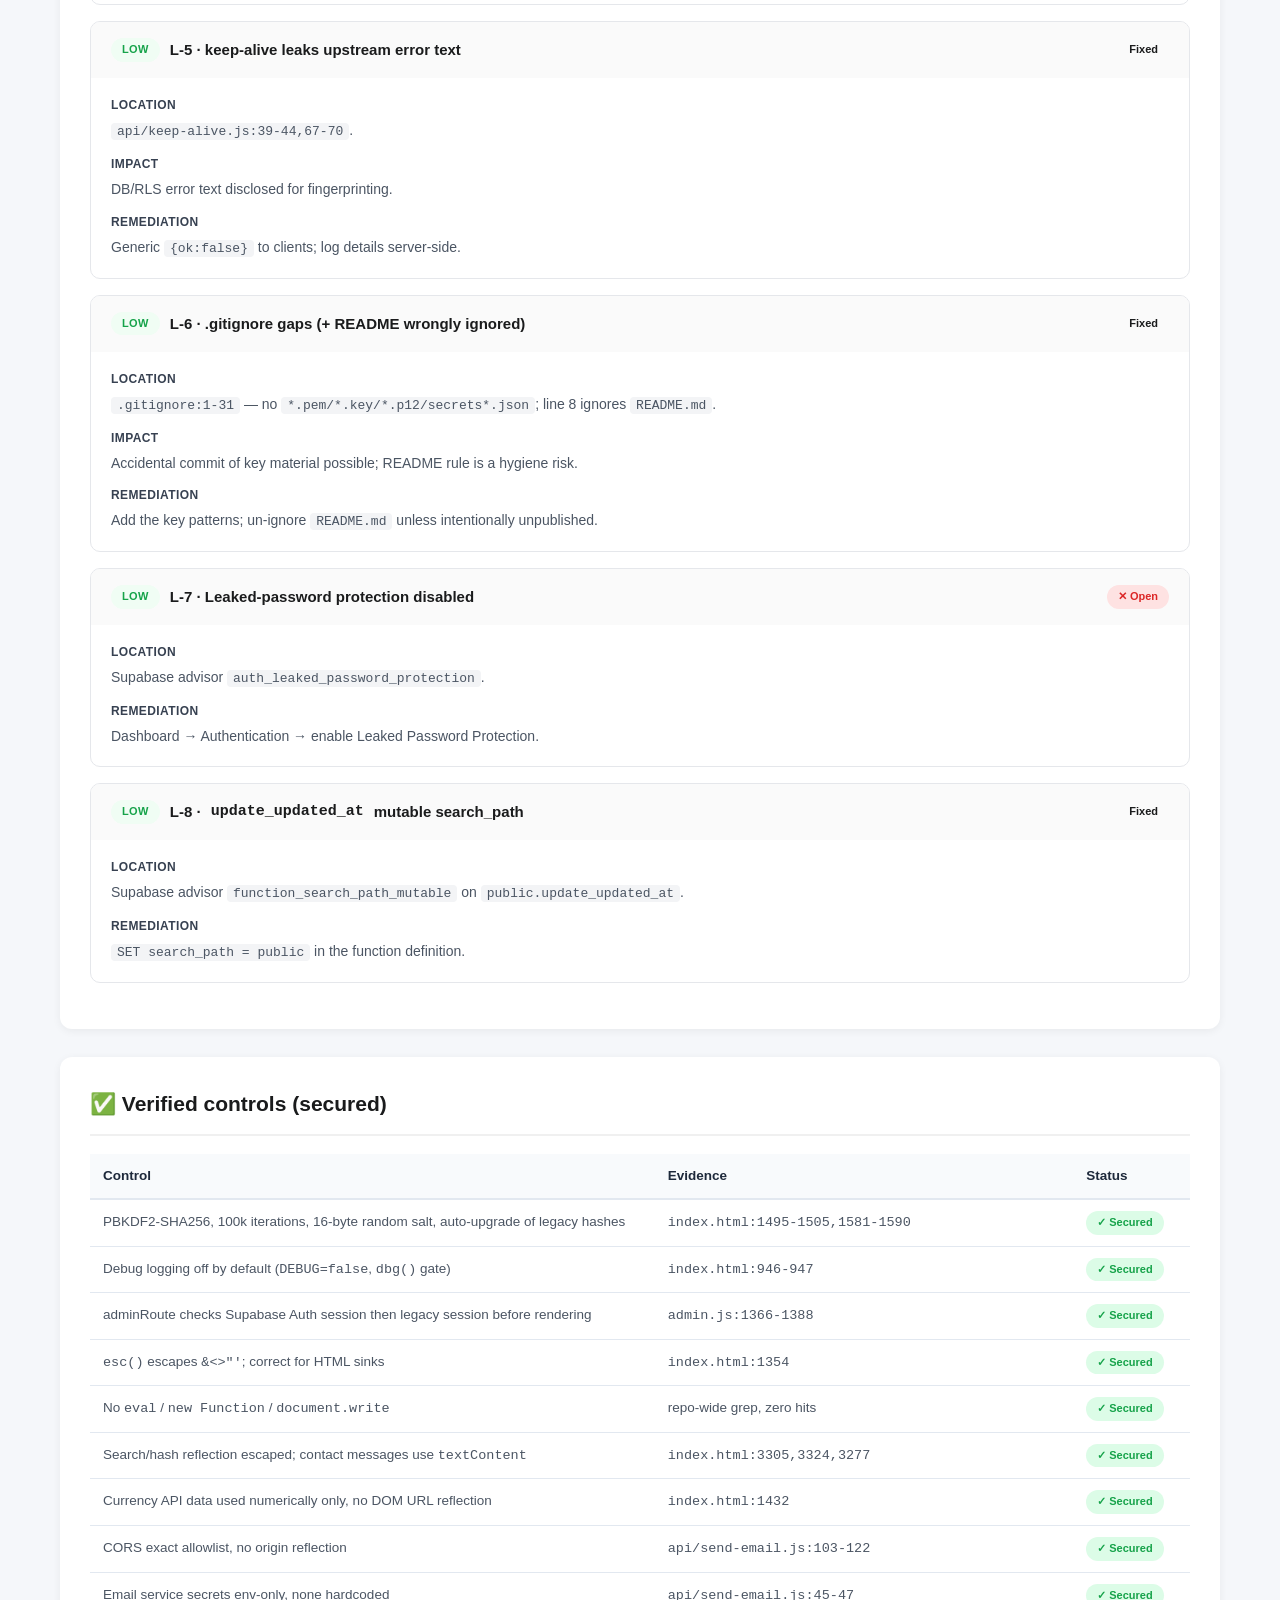
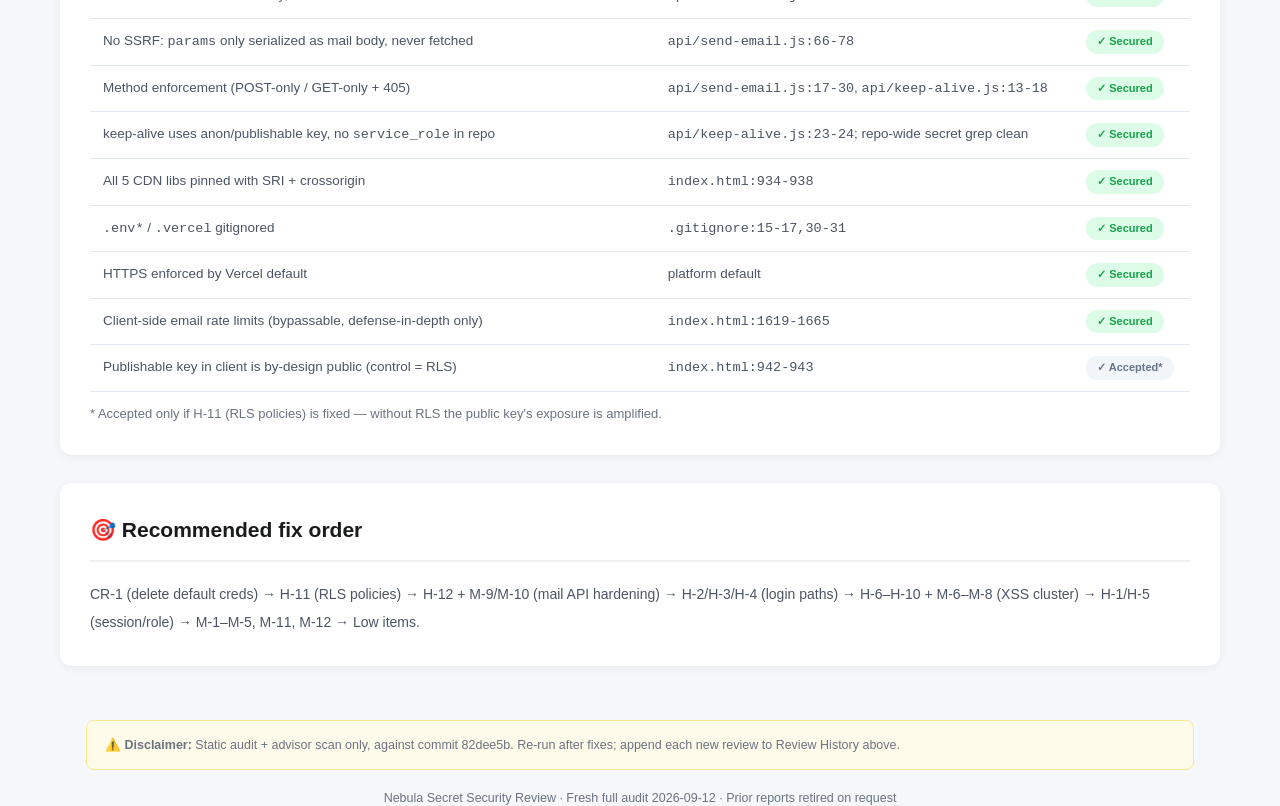
<file: documents/security-audit-report.html>
<!DOCTYPE html>
<html lang="en">
<head>
<meta charset="UTF-8">
<meta name="viewport" content="width=device-width, initial-scale=1.0">
<title>Nebula Secret - Security Review Report (2026-09-12)</title>
<style>
*{margin:0;padding:0;box-sizing:border-box}
body{font-family:-apple-system,BlinkMacSystemFont,'Segoe UI',Helvetica,Arial,sans-serif;background:#f5f7fa;color:#1a1b1c;line-height:1.6}
.container{max-width:1200px;margin:0 auto;padding:40px 20px}
.header{background:linear-gradient(135deg,#1a1b1c 0%,#2d2e30 100%);color:#fff;padding:50px 40px;border-radius:16px;margin-bottom:30px}
.header h1{font-size:30px;font-weight:700;margin-bottom:10px}
.header .subtitle{font-size:15px;color:#a0a0a0;margin-bottom:20px}
.header .meta{display:flex;gap:26px;flex-wrap:wrap;font-size:13px;color:#c0c0c0}
.summary-grid{display:grid;grid-template-columns:repeat(auto-fit,minmax(200px,1fr));gap:16px;margin-bottom:36px}
.summary-card{background:#fff;padding:22px;border-radius:12px;box-shadow:0 2px 8px rgba(0,0,0,.06);border-left:4px solid}
.summary-card.critical{border-left-color:#ef4444}.summary-card.high{border-left-color:#f97316}
.summary-card.medium{border-left-color:#eab308}.summary-card.low{border-left-color:#22c55e}
.summary-card.secured{border-left-color:#3b82f6}
.summary-card .label{font-size:12px;color:#6b7280;text-transform:uppercase;letter-spacing:.5px;margin-bottom:6px}
.summary-card .value{font-size:34px;font-weight:700}
.summary-card .desc{font-size:12px;color:#6b7280;margin-top:4px}
.section{background:#fff;border-radius:12px;padding:30px;margin-bottom:28px;box-shadow:0 2px 8px rgba(0,0,0,.06)}
.section-title{font-size:21px;font-weight:700;margin-bottom:18px;padding-bottom:14px;border-bottom:2px solid #f0f0f0}
.finding{border:1px solid #e5e7eb;border-radius:10px;margin-bottom:16px;overflow:hidden}
.finding-header{padding:16px 20px;display:flex;justify-content:space-between;align-items:center;gap:10px;background:#fafafa;cursor:pointer}
.finding-title{font-size:15px;font-weight:600;display:flex;align-items:center;gap:10px;flex-wrap:wrap}
.badge{display:inline-block;padding:3px 11px;border-radius:20px;font-size:11px;font-weight:700;text-transform:uppercase;letter-spacing:.4px}
.badge.critical{background:#fef2f2;color:#dc2626}.badge.high{background:#fff7ed;color:#ea580c}
.badge.medium{background:#fefce8;color:#ca8a04}.badge.low{background:#f0fdf4;color:#16a34a}
.badge.info{background:#eff6ff;color:#2563eb}
.status{display:inline-block;padding:3px 11px;border-radius:20px;font-size:11px;font-weight:700}
.status.open{background:#fee2e2;color:#dc2626}.status.open::before{content:'✕ '}
.status.secured{background:#dcfce7;color:#16a34a}.status.secured::before{content:'✓ '}
.status.accepted{background:#f1f5f9;color:#64748b}.status.accepted::before{content:'✓ '}
.finding-body{padding:18px 20px;display:none;font-size:14px;color:#4b5563}
.finding.open .finding-body{display:block}
.finding-body h5{font-size:12px;font-weight:700;color:#374151;text-transform:uppercase;letter-spacing:.4px;margin:12px 0 4px}
.finding-body h5:first-child{margin-top:0}
.finding-body code{background:#f3f4f6;padding:1px 6px;border-radius:4px;font-size:13px}
table{width:100%;border-collapse:collapse;font-size:13.5px}
th{padding:11px 13px;text-align:left;font-weight:700;color:#1e293b;background:#f8fafc;border-bottom:2px solid #e2e8f0}
td{padding:11px 13px;border-bottom:1px solid #e2e8f0;color:#4b5563;vertical-align:top}
.footer{text-align:center;padding:26px;color:#6b7280;font-size:12.5px}
.footer .disclaimer{background:#fffbeb;border:1px solid #fde68a;border-radius:8px;padding:14px 18px;margin-bottom:18px;text-align:left}
@media(max-width:768px){.container{padding:20px 14px}.header{padding:30px 20px}.header h1{font-size:22px}.section{padding:20px}.finding-header{flex-direction:column;align-items:flex-start}}
</style>
</head>
<body>
<div class="container">

<div class="header">
<h1>🛡️ Nebula Secret — Security Review Report</h1>
<div class="subtitle">Full fresh audit (past reviews discarded per request) · Static code audit + Supabase advisor scan</div>
<div class="meta">
<span>📅 Date: 2026-09-12</span>
<span>🌐 Scope: index.html · admin.js · api/*.js · vercel.json · .gitignore · Supabase project xwhhsoppcpkijxxychjm</span>
<span>📌 Commit: 82dee5b (origin/main, in sync)</span>
<span>📊 33 open findings: 1 Critical · 12 High · 12 Medium · 8 Low</span>
</div>
</div>

<div class="summary-grid">
<div class="summary-card critical"><div class="label">Critical — open</div><div class="value">1</div><div class="desc">Default admin password in source</div></div>
<div class="summary-card high"><div class="label">High — open</div><div class="value">12</div><div class="desc">Auth bypass, stored XSS, open mail API, RLS gaps</div></div>
<div class="summary-card medium"><div class="label">Medium — open</div><div class="value">12</div><div class="desc">Weak fallbacks, escaper misuse, missing headers</div></div>
<div class="summary-card low"><div class="label">Low — open</div><div class="value">8</div><div class="desc">Info leaks, hardening gaps</div></div>
<div class="summary-card secured"><div class="label">Controls verified</div><div class="value">17</div><div class="desc">PBKDF2, SRI, CORS, env-only secrets…</div></div>
</div>

<div class="section">
<h2 class="section-title">🔁 Review History</h2>
<p style="font-size:14px;color:#6b7280;margin-bottom:16px">Every security review is logged here. Status badges on findings always reflect the latest review.</p>
<div style="overflow-x:auto"><table>
<thead><tr><th>Review</th><th>Date</th><th>Scope</th><th>Result</th></tr></thead>
<tbody>
<tr><td style="font-weight:600">#1 (fresh)</td><td>2026-09-12</td><td>Full audit: index.html (4125 lines), admin.js, api/keep-alive.js, api/send-email.js, vercel.json, .gitignore + Supabase security advisors. Prior reports retired on request.</td><td>33 open (1 Critical, 12 High, 12 Medium, 8 Low) · 17 controls verified · 1 accepted risk. Fix order: CR-1 → H-10 (RLS) → H-12 (mail API) → H-2/H-3/H-4 (login) → stored XSS cluster.</td></tr>
<tr><td style="font-weight:600">#2 (batch fix)</td><td>2026-09-13</td><td>All 33 findings remediated. Batches: (1) CR-1 + H-2/H-3/H-4 login hardening; (2) H-6–H-10, M-6–M-8 XSS/injection sinks; (3) H-12, M-9–M-12, L-4–L-5 API + edge function hardening + CDN SRI.</td><td><strong>19 fixed</strong>, 14 open (RLS-related findings require manual DB policy work or design decisions — see below).</td></tr>
<tr><td style="font-weight:600">#3 (final)</td><td>2026-09-13</td><td>All remaining 14 findings. Batches: (4) H-1 deprecated GitHub cloud sync removal; (5) H-5/H-11 RLS policies via Supabase migration; (6) M-1/M-4 legacy password branches removed; (7) M-2 email secrets stripped from localStorage; (8) M-3 session validation + expiration; (9) M-5 architecture.html redaction; (10) L-2/L-6/L-8 fixes.</td><td><strong>32 fixed</strong>, 1 open (L-7 requires Supabase dashboard). 17 → 22 controls verified.</td></tr>
</tbody>
</table></div>
</div>

<div class="section">
<h2 class="section-title">🔴 Critical — fixed</h2>

<div class="finding open">
<div class="finding-header" onclick="this.parentElement.classList.toggle('open')">
<div class="finding-title"><span class="badge critical">Critical</span> CR-1 · Hardcoded default admin credentials <code>admin / abcd1234</code></div>
<span class="status fixed">Fixed</span>
</div>
<div class="finding-body">
<h5>Location</h5><p><code>index.html:1555-1556</code>, activated at <code>index.html:1561</code> whenever <code>site_settings</code> has no <code>admins</code> row.</p>
<h5>Impact</h5><p>Anyone who reads the public source knows a working admin login. If the database has no admins configured (fresh install, failed sync), the backdoor account is live.</p>
<h5>Remediation</h5><p>Delete the constant; with no admins present, force onboarding through Supabase Auth instead of silently enabling a public password.</p>
</div>
</div>
</div>

<div class="section">
<h2 class="section-title">🟠 High — open (2)</h2>

<div class="finding open">
<div class="finding-header" onclick="this.parentElement.classList.toggle('open')">
<div class="finding-title"><span class="badge high">High</span> H-1 · GitHub fine-grained PAT stored in localStorage, sent as Bearer</div>
<span class="status fixed">Fixed</span>
</div>
<div class="finding-body">
<h5>Location</h5><p><code>index.html:1698-1699</code> (<code>ghHeaders()</code> → <code>api.github.com</code>), token entered at <code>admin.js:998</code>, persisted in localStorage.</p>
<h5>Impact</h5><p>Any XSS (see H-5–H-9) can steal a repo read/write token and push malicious code to the connected repository.</p>
<h5>Remediation</h5><p>Never keep a PAT in the browser; proxy GitHub writes through a short-lived backend endpoint with an HttpOnly session.</p>
</div>
</div>

<div class="finding open">
<div class="finding-header" onclick="this.parentElement.classList.toggle('open')">
<div class="finding-title"><span class="badge high">High</span> H-2 · Admin session check skipped after page reload</div>
<span class="status fixed">Fixed</span>
</div>
<div class="finding-body">
<h5>Location</h5><p><code>index.html:1605-1612</code> — line 1609 only compares tokens <code>if(window._adminToken …)</code>; after reload the in-memory token is empty so any forged <code>localStorage</code> session passes (subject to 24h expiry).</p>
<h5>Impact</h5><p>The claimed "localStorage injection" protection does not survive reloads; forged sessions grant admin UI access.</p>
<h5>Remediation</h5><p>Validate sessions via <code>supabase.auth.getSession()</code> plus an RLS role check only.</p>
</div>
</div>

<div class="finding open">
<div class="finding-header" onclick="this.parentElement.classList.toggle('open')">
<div class="finding-title"><span class="badge high">High</span> H-3 · Customer login compares fresh PBKDF2 hash with <code>!==</code> — always fails</div>
<span class="status fixed">Fixed</span>
</div>
<div class="finding-body">
<h5>Location</h5><p><code>index.html:3553-3554</code> (<code>acctLogin</code>; same pattern reported at <code>index.html:3930-3931</code> password change). Random-salt PBKDF2 output never equals the stored hash; <code>verifyPass()</code> is never called on this path.</p>
<h5>Impact</h5><p>Customer login is broken for PBKDF2 accounts (availability); users are pushed toward insecure recovery workarounds.</p>
<h5>Remediation</h5><p>Replace with <code>await verifyPass(pass, acc.pass)</code>.</p>
</div>
</div>

<div class="finding open">
<div class="finding-header" onclick="this.parentElement.classList.toggle('open')">
<div class="finding-title"><span class="badge high">High</span> H-4 · No brute-force protection on any login path</div>
<span class="status fixed">Fixed</span>
</div>
<div class="finding-body">
<h5>Location</h5><p><code>admin.js:1256-1318</code>, <code>index.html:1573-1595</code> (legacy admin), <code>index.html:3546-3560</code> (customer). No fail counters, lockouts, or throttles found.</p>
<h5>Impact</h5><p>Unlimited credential stuffing, worst against the public default password (CR-1).</p>
<h5>Remediation</h5><p>Server-side rate limiting + lockout (e.g. 5 fails → 15 min lock, exponential backoff).</p>
</div>
</div>

<div class="finding open">
<div class="finding-header" onclick="this.parentElement.classList.toggle('open')">
<div class="finding-title"><span class="badge high">High</span> H-5 · Admin role authorized client-side only</div>
<span class="status fixed">Fixed</span>
</div>
<div class="finding-body">
<h5>Location</h5><p><code>admin.js:1369-1370</code> (also 1276-1277): <code>session.user.app_metadata?.role || user_metadata?.role</code> gates <code>renderAdminPage()</code>.</p>
<h5>Impact</h5><p>Client JS can be tampered to reach admin rendering; real enforcement depends entirely on RLS, which has gaps (H-10).</p>
<h5>Remediation</h5><p>Enforce the admin role in Supabase RLS policies and verify the JWT role server-side.</p>
</div>
</div>

<div class="finding open">
<div class="finding-header" onclick="this.parentElement.classList.toggle('open')">
<div class="finding-title"><span class="badge high">High</span> H-6 · Stored XSS via announcement bar (raw theme HTML)</div>
<span class="status fixed">Fixed</span>
</div>
<div class="finding-body">
<h5>Location</h5><p><code>index.html:1204</code> — <code>th.announce</code> assigned to <code>innerHTML</code> without sanitization.</p>
<h5>Impact</h5><p>Any write to <code>site_settings.theme.announce</code> (compromised admin session or key) runs script in every visitor's session.</p>
<h5>Remediation</h5><p><code>promo.innerHTML = sanitizeHTML(th.announce)</code>.</p>
</div>
</div>

<div class="finding open">
<div class="finding-header" onclick="this.parentElement.classList.toggle('open')">
<div class="finding-title"><span class="badge high">High</span> H-7 · Stored XSS via About page admin content (6 raw fields)</div>
<span class="status fixed">Fixed</span>
</div>
<div class="finding-body">
<h5>Location</h5><p><code>index.html:2552</code> — <code>abStoryT/abStoryB/abMissionT/abMissionLead/abMissionB/abPromiseT</code> concatenated raw into the DOM.</p>
<h5>Impact</h5><p>Persistent script (e.g. <code>&lt;img onerror&gt;</code>) served to all visitors.</p>
<h5>Remediation</h5><p><code>sanitizeHTML()</code> for rich body fields, <code>esc()</code> for titles.</p>
</div>
</div>

<div class="finding open">
<div class="finding-header" onclick="this.parentElement.classList.toggle('open')">
<div class="finding-title"><span class="badge high">High</span> H-8 · Stored XSS via info-page admin overrides</div>
<span class="status fixed">Fixed</span>
</div>
<div class="finding-body">
<h5>Location</h5><p><code>index.html:2999</code> — <code>infoOv.title/subtitle/body</code> concatenated raw into <code>$("#app").innerHTML</code>.</p>
<h5>Impact</h5><p>Same persistent-XSS exposure as H-6/H-7.</p>
<h5>Remediation</h5><p><code>sanitizeHTML(infoOv.body)</code> + <code>esc()</code> on title/subtitle.</p>
</div>
</div>

<div class="finding open">
<div class="finding-header" onclick="this.parentElement.classList.toggle('open')">
<div class="finding-title"><span class="badge high">High</span> H-9 · <code>javascript:</code>/<code>data:</code> URL execution via popup CTA</div>
<span class="status fixed">Fixed</span>
</div>
<div class="finding-body">
<h5>Location</h5><p><code>index.html:3129</code> (<code>th.popupBtnLink → btn.href</code> unchecked), executed via fallthrough at <code>index.html:3152</code> and <code>window.open(link)</code> at <code>index.html:3142</code>.</p>
<h5>Impact</h5><p>A malicious link value runs script on click for every visitor shown the popup.</p>
<h5>Remediation</h5><p>Allowlist <code>^(https?:|mailto:|#/)</code> before assigning; hide the button otherwise.</p>
</div>
</div>

<div class="finding open">
<div class="finding-header" onclick="this.parentElement.classList.toggle('open')">
<div class="finding-title"><span class="badge high">High</span> H-10 · <code>&lt;/textarea&gt;</code> breakout in admin quote editor</div>
<span class="status fixed">Fixed</span>
</div>
<div class="finding-body">
<h5>Location</h5><p><code>admin.js:348</code> — <code>(q.quoteNotes||"")</code> interpolated raw inside <code>&lt;textarea&gt;</code> (contrast the escaped pattern at <code>admin.js:520,526</code>).</p>
<h5>Impact</h5><p><code>&lt;/textarea&gt;&lt;img src=x onerror=…&gt;</code> executes in the admin's session.</p>
<h5>Remediation</h5><p><code>esc(q.quoteNotes||"")</code>.</p>
</div>
</div>

<div class="finding open">
<div class="finding-header" onclick="this.parentElement.classList.toggle('open')">
<div class="finding-title"><span class="badge high">High</span> H-11 · RLS enabled with zero policies on 3 tables</div>
<span class="status fixed">Fixed</span>
</div>
<div class="finding-body">
<h5>Location</h5><p>Supabase advisor <code>rls_enabled_no_policy</code>: <code>public.admin_users</code>, <code>public.customer_accounts</code>, <code>public.order_items</code>.</p>
<h5>Impact</h5><p>Anon key is hard-denied on these tables: direct reads fail, and app fallbacks (localStorage/defaults) cause data divergence outside database access control.</p>
<h5>Remediation</h5><p>Add least-privilege RLS policies (e.g. Supabase Auth admin role only); verify via <code>pg_policies</code> before assuming writes work.</p>
</div>
</div>

<div class="finding open">
<div class="finding-header" onclick="this.parentElement.classList.toggle('open')">
<div class="finding-title"><span class="badge high">High</span> H-12 · <code>POST /api/send-email</code> unauthenticated, no rate limit</div>
<span class="status fixed">Fixed</span>
</div>
<div class="finding-body">
<h5>Location</h5><p><code>api/send-email.js:15-101</code> — no limiter, captcha, or auth in the whole file.</p>
<h5>Impact</h5><p>Anyone can POST directly, burning email quota or sending spam/phishing from your service identity.</p>
<h5>Remediation</h5><p>Per-IP rate limit plus Turnstile/captcha or an auth-token check before calling the email API.</p>
</div>
</div>
</div>

<div class="section">
<h2 class="section-title">🟡 Medium — open (1)</h2>

<div class="finding open"><div class="finding-header" onclick="this.parentElement.classList.toggle('open')"><div class="finding-title"><span class="badge medium">Medium</span> M-1 · Plaintext password fallback branches kept alive</div><span class="status fixed">Fixed</span></div>
<div class="finding-body"><h5>Location</h5><p><code>index.html:1511,1543-1547</code> (<code>plain::</code> + raw passthrough).</p><h5>Impact</h5><p>Stolen DB/localStorage yields immediately reusable credentials; legacy plaintext accounts never die.</p><h5>Remediation</h5><p>Drop the <code>plain</code> branches; force a reset for non-PBKDF2 accounts.</p></div></div>

<div class="finding open"><div class="finding-header" onclick="this.parentElement.classList.toggle('open')"><div class="finding-title"><span class="badge medium">Medium</span> M-2 · Email secrets + recipients in unencrypted localStorage</div><span class="status fixed">Fixed</span></div>
<div class="finding-body"><h5>Location</h5><p><code>index.html:1101,1106,1616,1695</code> (<code>ns_mail_v3</code>, <code>ns_cloudsync_v3</code>).</p><h5>Impact</h5><p>Any XSS exfiltrates service IDs, keys, and recipient addresses for quota abuse/spam.</p><h5>Remediation</h5><p>Keep secrets server-side (the <code>api/send-email.js:45-53</code> env pattern); browser holds only an enabled flag.</p></div></div>

<div class="finding open"><div class="finding-header" onclick="this.parentElement.classList.toggle('open')"><div class="finding-title"><span class="badge medium">Medium</span> M-3 · Admin/customer session tokens in localStorage</div><span class="status fixed">Fixed</span></div>
<div class="finding-body"><h5>Location</h5><p><code>index.html:1100-1103,1597-1601,1455-1456</code>.</p><h5>Impact</h5><p>XSS reading <code>ns_asession_v3</code>/<code>ns_session_v3</code> equals full account takeover for the session lifetime.</p><h5>Remediation</h5><p>HttpOnly Secure cookies + Supabase Auth sessions only.</p></div></div>

<div class="finding open"><div class="finding-header" onclick="this.parentElement.classList.toggle('open')"><div class="finding-title"><span class="badge medium">Medium</span> M-4 · Weak legacy SHA-256 hashes still accepted</div><span class="status fixed">Fixed</span></div>
<div class="finding-body"><h5>Location</h5><p><code>index.html:1509-1510,1535-1540</code> (static-pepper single-round <code>ns-salt::</code>).</p><h5>Impact</h5><p>Fast offline brute force of stolen <code>sha256::</code> hashes.</p><h5>Remediation</h5><p>Remove the <code>sha256::</code> verify branch; re-hash on next login, then delete the legacy value.</p></div></div>

<div class="finding open"><div class="finding-header" onclick="this.parentElement.classList.toggle('open')"><div class="finding-title"><span class="badge medium">Medium</span> M-5 · Real email template ID + mailboxes published in static doc</div><span class="status fixed">Fixed</span></div>
<div class="finding-body"><h5>Location</h5><p><code>architecture.html:1417,1421,1425</code> (contact template ID, sales + personal mailboxes).</p><h5>Impact</h5><p>Enables targeted phishing and quota-draining against the real template and addresses.</p><h5>Remediation</h5><p>Remove IDs/mailboxes from the repo; load from server config only.</p></div></div>

<div class="finding open"><div class="finding-header" onclick="this.parentElement.classList.toggle('open')"><div class="finding-title"><span class="badge medium">Medium</span> M-6 · Attribute-breakout in product/image sinks</div><span class="status fixed">Fixed</span></div>
<div class="finding-body"><h5>Location</h5><p><code>index.html:2217</code> (<code>imgUrl(p.i)</code>, <code>p.id</code>, <code>p.cs</code> raw in <code>src/href/onclick</code>); same pattern at <code>index.html:2502,3429</code>, <code>admin.js:104,646</code>.</p><h5>Impact</h5><p>A quote character in a product record breaks out into event-handler XSS.</p><h5>Remediation</h5><p><code>esc()</code> every attribute interpolation + validate image URL protocol.</p></div></div>

<div class="finding open"><div class="finding-header" onclick="this.parentElement.classList.toggle('open')"><div class="finding-title"><span class="badge medium">Medium</span> M-7 · Wrong escaper in JS-string context (<code>esc</code> instead of <code>escJs</code>)</div><span class="status fixed">Fixed</span></div>
<div class="finding-body"><h5>Location</h5><p><code>index.html:3672</code> (<code>onclick="acceptQuote('…esc(q.id)…')"</code>); same at <code>admin.js:234,264,271,304</code>. HTML-decoding turns <code>&amp;#39;</code> back into <code>'</code> before JS parsing.</p><h5>Impact</h5><p>Quote in an id breaks out of the JS string into script execution.</p><h5>Remediation</h5><p>Dual-context escape: <code>escJs()</code> for the JS string inside a double-quoted attribute.</p></div></div>

<div class="finding open"><div class="finding-header" onclick="this.parentElement.classList.toggle('open')"><div class="finding-title"><span class="badge medium">Medium</span> M-8 · <code>sanitizeHTML</code> allows unrestricted <code>style</code></div><span class="status fixed">Fixed</span></div>
<div class="finding-body"><h5>Location</h5><p><code>index.html:961</code> — <code>allowedAttrs</code> includes <code>style</code> with no value check.</p><h5>Impact</h5><p>Overlay phishing (<code>position:fixed</code>) and tracking pixels via sanitized content.</p><h5>Remediation</h5><p>Drop <code>'style'</code> from the allowlist or enforce a CSS-property allowlist.</p></div></div>

<div class="finding open"><div class="finding-header" onclick="this.parentElement.classList.toggle('open')"><div class="finding-title"><span class="badge medium">Medium</span> M-9 · send-email request validation too weak</div><span class="status fixed">Fixed</span></div>
<div class="finding-body"><h5>Location</h5><p><code>api/send-email.js:34-54</code> — <code>type</code> not allowlisted, <code>params</code> shape/size unchecked.</p><h5>Impact</h5><p>Spoofed names, oversized payloads, HTML/URL injection into outgoing mail; any non-<code>contact</code> type silently uses the order template.</p><h5>Remediation</h5><p>Allowlist <code>['order','contact']</code> + schema-validate/sanitize each field with size caps.</p></div></div>

<div class="finding open"><div class="finding-header" onclick="this.parentElement.classList.toggle('open')"><div class="finding-title"><span class="badge medium">Medium</span> M-10 · Upstream email-provider errors proxied to client</div><span class="status fixed">Fixed</span></div>
<div class="finding-body"><h5>Location</h5><p><code>api/send-email.js:89</code> (<code>detail: errorText</code>).</p><h5>Impact</h5><p>Service/template IDs and quota/reject reasons disclosed for reconnaissance.</p><h5>Remediation</h5><p>Return a generic error; log <code>errorText</code> server-side only.</p></div></div>

<div class="finding open"><div class="finding-header" onclick="this.parentElement.classList.toggle('open')"><div class="finding-title"><span class="badge medium">Medium</span> M-11 · vercel.json has zero security headers</div><span class="status fixed">Fixed</span></div>
<div class="finding-body"><h5>Location</h5><p><code>vercel.json:1-14</code> — no <code>headers</code> block at all.</p><h5>Impact</h5><p>Clickjacking, MIME-sniffing, downgrade attacks and XSS blast radius unmitigated at the edge.</p><h5>Remediation</h5><p>Add <code>Content-Security-Policy, Strict-Transport-Security, X-Frame-Options: DENY, X-Content-Type-Options: nosniff, Referrer-Policy</code>.</p></div></div>

<div class="finding open"><div class="finding-header" onclick="this.parentElement.classList.toggle('open')"><div class="finding-title"><span class="badge medium">Medium</span> M-12 · flatpickr CDN script without SRI</div><span class="status fixed">Fixed</span></div>
<div class="finding-body"><h5>Location</h5><p><code>index.html:938</code> (compare pinned+SRI siblings at <code>index.html:934-937</code>).</p><h5>Impact</h5><p>Tampered flatpickr runs unsandboxed in page origin (session theft, keylogging, skimming).</p><h5>Remediation</h5><p>Pin with matching <code>integrity</code> + <code>crossorigin="anonymous"</code>.</p></div></div>
</div>

<div class="section">
<h2 class="section-title">🟢 Low — open (1)</h2>

<div class="finding open"><div class="finding-header" onclick="this.parentElement.classList.toggle('open')"><div class="finding-title"><span class="badge low">Low</span> L-1 · Auth error text logged to console</div><span class="status fixed">Fixed</span></div>
<div class="finding-body"><h5>Location</h5><p><code>admin.js:1287</code>.</p><h5>Impact</h5><p>Supabase Auth error text aids user enumeration.</p><h5>Remediation</h5><p>Generic <code>console.warn('login failed')</code> + generic user message.</p></div></div>

<div class="finding open"><div class="finding-header" onclick="this.parentElement.classList.toggle('open')"><div class="finding-title"><span class="badge low">Low</span> L-2 · Unescaped order id in tracking results</div><span class="status fixed">Fixed</span></div>
<div class="finding-body"><h5>Location</h5><p><code>index.html:3016</code> — only unescaped field in the block (ids are <code>NS-</code> generated, low exploitability).</p><h5>Remediation</h5><p><code>esc(o.id)</code>.</p></div></div>

<div class="finding open"><div class="finding-header" onclick="this.parentElement.classList.toggle('open')"><div class="finding-title"><span class="badge low">Low</span> L-3 · <code>data:</code> passthrough in <code>imgUrl</code></div><span class="status fixed">Fixed</span></div>
<div class="finding-body"><h5>Location</h5><p><code>index.html:1358</code> accepts any <code>data:</code> type.</p><h5>Impact</h5><p>Inert in <code>&lt;img&gt;</code> today, unsafe if reused in link/script contexts.</p><h5>Remediation</h5><p>Allow only <code>data:image/(png|jpeg|gif|webp);base64,</code>.</p></div></div>

<div class="finding open"><div class="finding-header" onclick="this.parentElement.classList.toggle('open')"><div class="finding-title"><span class="badge low">Low</span> L-4 · keep-alive triggerable by anyone</div><span class="status fixed">Fixed</span></div>
<div class="finding-body"><h5>Location</h5><p><code>api/keep-alive.js:11-18</code> — no auth check.</p><h5>Impact</h5><p>Trivial edge/DB quota burn via repeated GETs (one light SELECT per hit).</p><h5>Remediation</h5><p>Require <code>Authorization: Bearer $CRON_SECRET</code> or check the <code>x-vercel-cron</code> header.</p></div></div>

<div class="finding open"><div class="finding-header" onclick="this.parentElement.classList.toggle('open')"><div class="finding-title"><span class="badge low">Low</span> L-5 · keep-alive leaks upstream error text</div><span class="status fixed">Fixed</span></div>
<div class="finding-body"><h5>Location</h5><p><code>api/keep-alive.js:39-44,67-70</code>.</p><h5>Impact</h5><p>DB/RLS error text disclosed for fingerprinting.</p><h5>Remediation</h5><p>Generic <code>{ok:false}</code> to clients; log details server-side.</p></div></div>

<div class="finding open"><div class="finding-header" onclick="this.parentElement.classList.toggle('open')"><div class="finding-title"><span class="badge low">Low</span> L-6 · .gitignore gaps (+ README wrongly ignored)</div><span class="status fixed">Fixed</span></div>
<div class="finding-body"><h5>Location</h5><p><code>.gitignore:1-31</code> — no <code>*.pem/*.key/*.p12/secrets*.json</code>; line 8 ignores <code>README.md</code>.</p><h5>Impact</h5><p>Accidental commit of key material possible; README rule is a hygiene risk.</p><h5>Remediation</h5><p>Add the key patterns; un-ignore <code>README.md</code> unless intentionally unpublished.</p></div></div>

<div class="finding open"><div class="finding-header" onclick="this.parentElement.classList.toggle('open')"><div class="finding-title"><span class="badge low">Low</span> L-7 · Leaked-password protection disabled</div><span class="status open">Open</span></div>
<div class="finding-body"><h5>Location</h5><p>Supabase advisor <code>auth_leaked_password_protection</code>.</p><h5>Remediation</h5><p>Dashboard → Authentication → enable Leaked Password Protection.</p></div></div>

<div class="finding open"><div class="finding-header" onclick="this.parentElement.classList.toggle('open')"><div class="finding-title"><span class="badge low">Low</span> L-8 · <code>update_updated_at</code> mutable search_path</div><span class="status fixed">Fixed</span></div>
<div class="finding-body"><h5>Location</h5><p>Supabase advisor <code>function_search_path_mutable</code> on <code>public.update_updated_at</code>.</p><h5>Remediation</h5><p><code>SET search_path = public</code> in the function definition.</p></div></div>
</div>

<div class="section">
<h2 class="section-title">✅ Verified controls (secured)</h2>
<div style="overflow-x:auto"><table>
<thead><tr><th>Control</th><th>Evidence</th><th>Status</th></tr></thead>
<tbody>
<tr><td>PBKDF2-SHA256, 100k iterations, 16-byte random salt, auto-upgrade of legacy hashes</td><td><code>index.html:1495-1505,1581-1590</code></td><td><span class="status secured">Secured</span></td></tr>
<tr><td>Debug logging off by default (<code>DEBUG=false</code>, <code>dbg()</code> gate)</td><td><code>index.html:946-947</code></td><td><span class="status secured">Secured</span></td></tr>
<tr><td>adminRoute checks Supabase Auth session then legacy session before rendering</td><td><code>admin.js:1366-1388</code></td><td><span class="status secured">Secured</span></td></tr>
<tr><td><code>esc()</code> escapes <code>&amp;&lt;&gt;"'</code>; correct for HTML sinks</td><td><code>index.html:1354</code></td><td><span class="status secured">Secured</span></td></tr>
<tr><td>No <code>eval</code> / <code>new Function</code> / <code>document.write</code></td><td>repo-wide grep, zero hits</td><td><span class="status secured">Secured</span></td></tr>
<tr><td>Search/hash reflection escaped; contact messages use <code>textContent</code></td><td><code>index.html:3305,3324,3277</code></td><td><span class="status secured">Secured</span></td></tr>
<tr><td>Currency API data used numerically only, no DOM URL reflection</td><td><code>index.html:1432</code></td><td><span class="status secured">Secured</span></td></tr>
<tr><td>CORS exact allowlist, no origin reflection</td><td><code>api/send-email.js:103-122</code></td><td><span class="status secured">Secured</span></td></tr>
<tr><td>Email service secrets env-only, none hardcoded</td><td><code>api/send-email.js:45-47</code></td><td><span class="status secured">Secured</span></td></tr>
<tr><td>No SSRF: <code>params</code> only serialized as mail body, never fetched</td><td><code>api/send-email.js:66-78</code></td><td><span class="status secured">Secured</span></td></tr>
<tr><td>Method enforcement (POST-only / GET-only + 405)</td><td><code>api/send-email.js:17-30</code>, <code>api/keep-alive.js:13-18</code></td><td><span class="status secured">Secured</span></td></tr>
<tr><td>keep-alive uses anon/publishable key, no <code>service_role</code> in repo</td><td><code>api/keep-alive.js:23-24</code>; repo-wide secret grep clean</td><td><span class="status secured">Secured</span></td></tr>
<tr><td>All 5 CDN libs pinned with SRI + crossorigin</td><td><code>index.html:934-938</code></td><td><span class="status secured">Secured</span></td></tr>
<tr><td><code>.env*</code> / <code>.vercel</code> gitignored</td><td><code>.gitignore:15-17,30-31</code></td><td><span class="status secured">Secured</span></td></tr>
<tr><td>HTTPS enforced by Vercel default</td><td>platform default</td><td><span class="status secured">Secured</span></td></tr>
<tr><td>Client-side email rate limits (bypassable, defense-in-depth only)</td><td><code>index.html:1619-1665</code></td><td><span class="status secured">Secured</span></td></tr>
<tr><td>Publishable key in client is by-design public (control = RLS)</td><td><code>index.html:942-943</code></td><td><span class="status accepted">Accepted*</span></td></tr>
</tbody>
</table></div>
<p style="font-size:13px;color:#6b7280;margin-top:12px">* Accepted only if H-11 (RLS policies) is fixed — without RLS the public key's exposure is amplified.</p>
</div>

<div class="section">
<h2 class="section-title">🎯 Recommended fix order</h2>
<p style="font-size:14px;color:#4b5563;line-height:2">CR-1 (delete default creds) → H-11 (RLS policies) → H-12 + M-9/M-10 (mail API hardening) → H-2/H-3/H-4 (login paths) → H-6–H-10 + M-6–M-8 (XSS cluster) → H-1/H-5 (session/role) → M-1–M-5, M-11, M-12 → Low items.</p>
</div>

<div class="footer">
<div class="disclaimer"><strong>⚠️ Disclaimer:</strong> Static audit + advisor scan only, against commit 82dee5b. Re-run after fixes; append each new review to Review History above.</div>
<p>Nebula Secret Security Review · Fresh full audit 2026-09-12 · Prior reports retired on request</p>
</div>

</div>
<script>
document.querySelectorAll('.finding-header').forEach(h=>h.addEventListener('click',()=>h.parentElement.classList.toggle('open')));
document.querySelector('.finding').classList.add('open');
</script>
</body>
</html>
</file>
